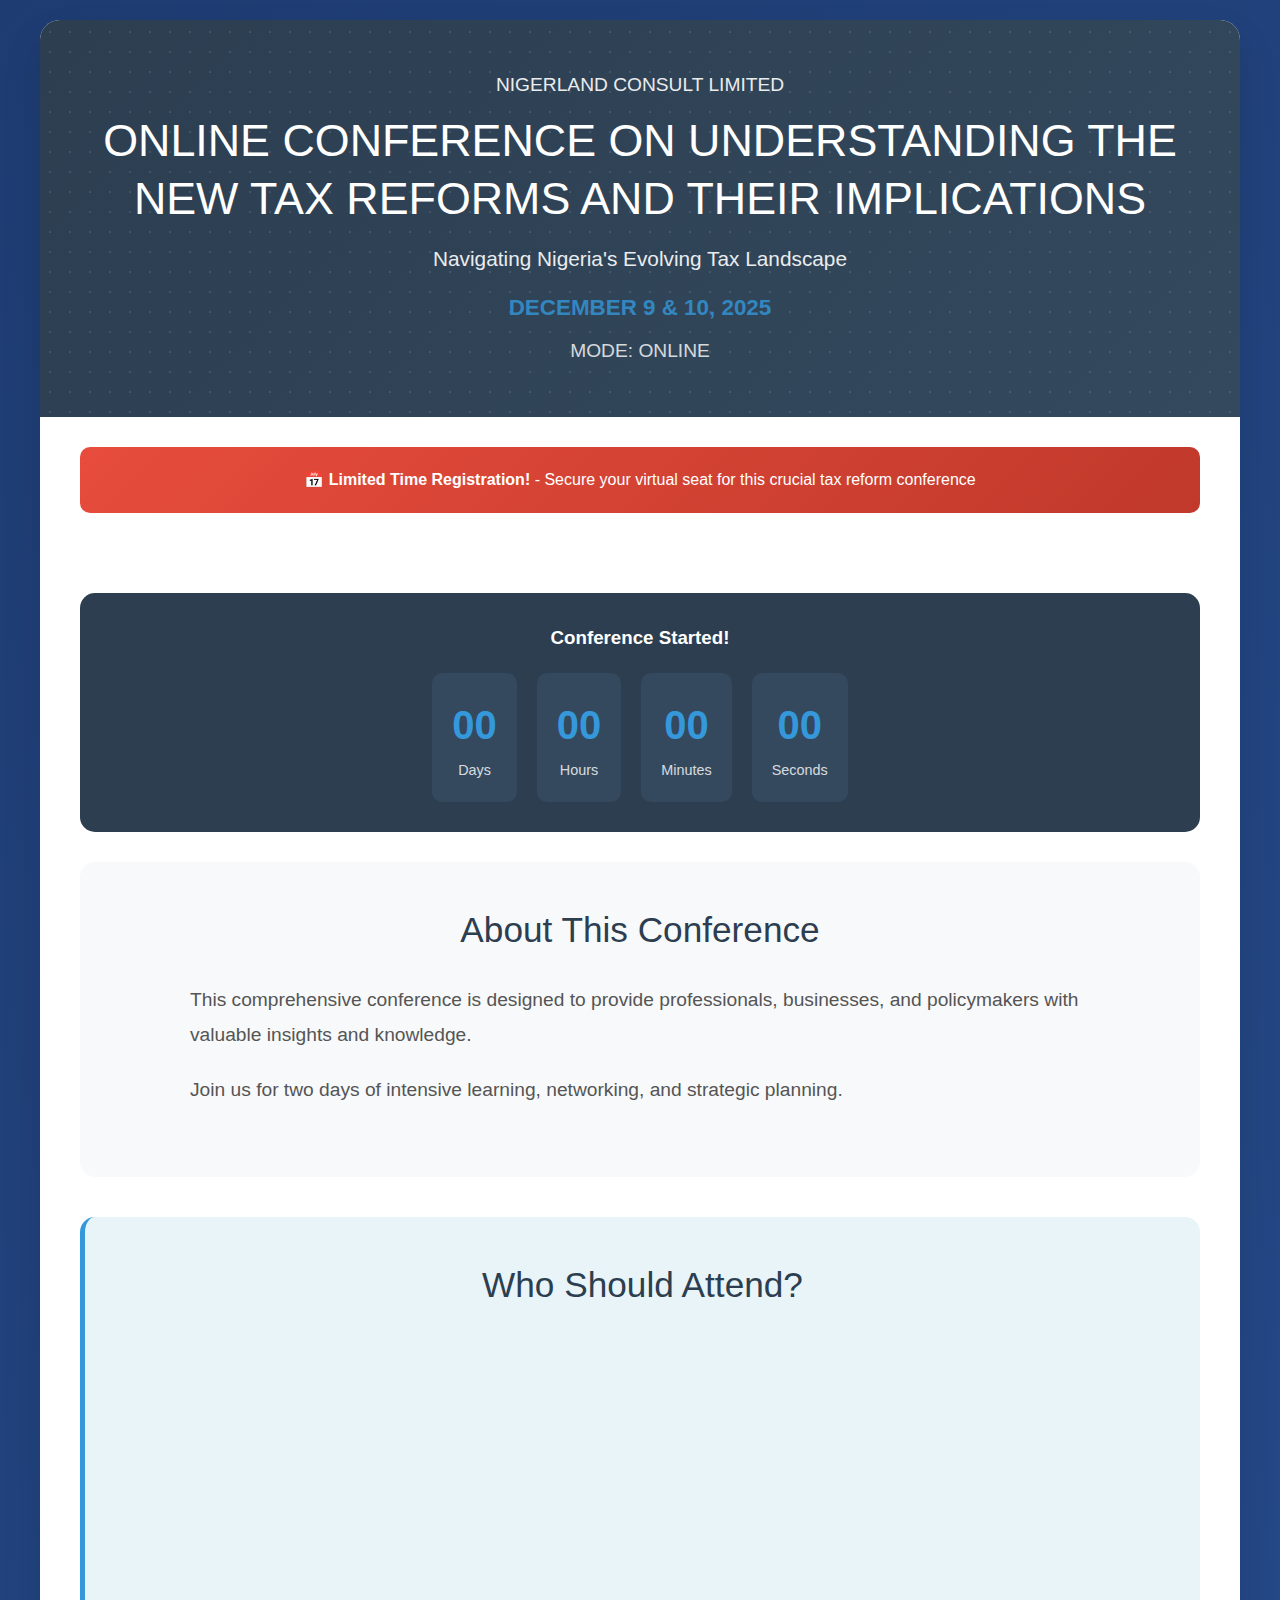
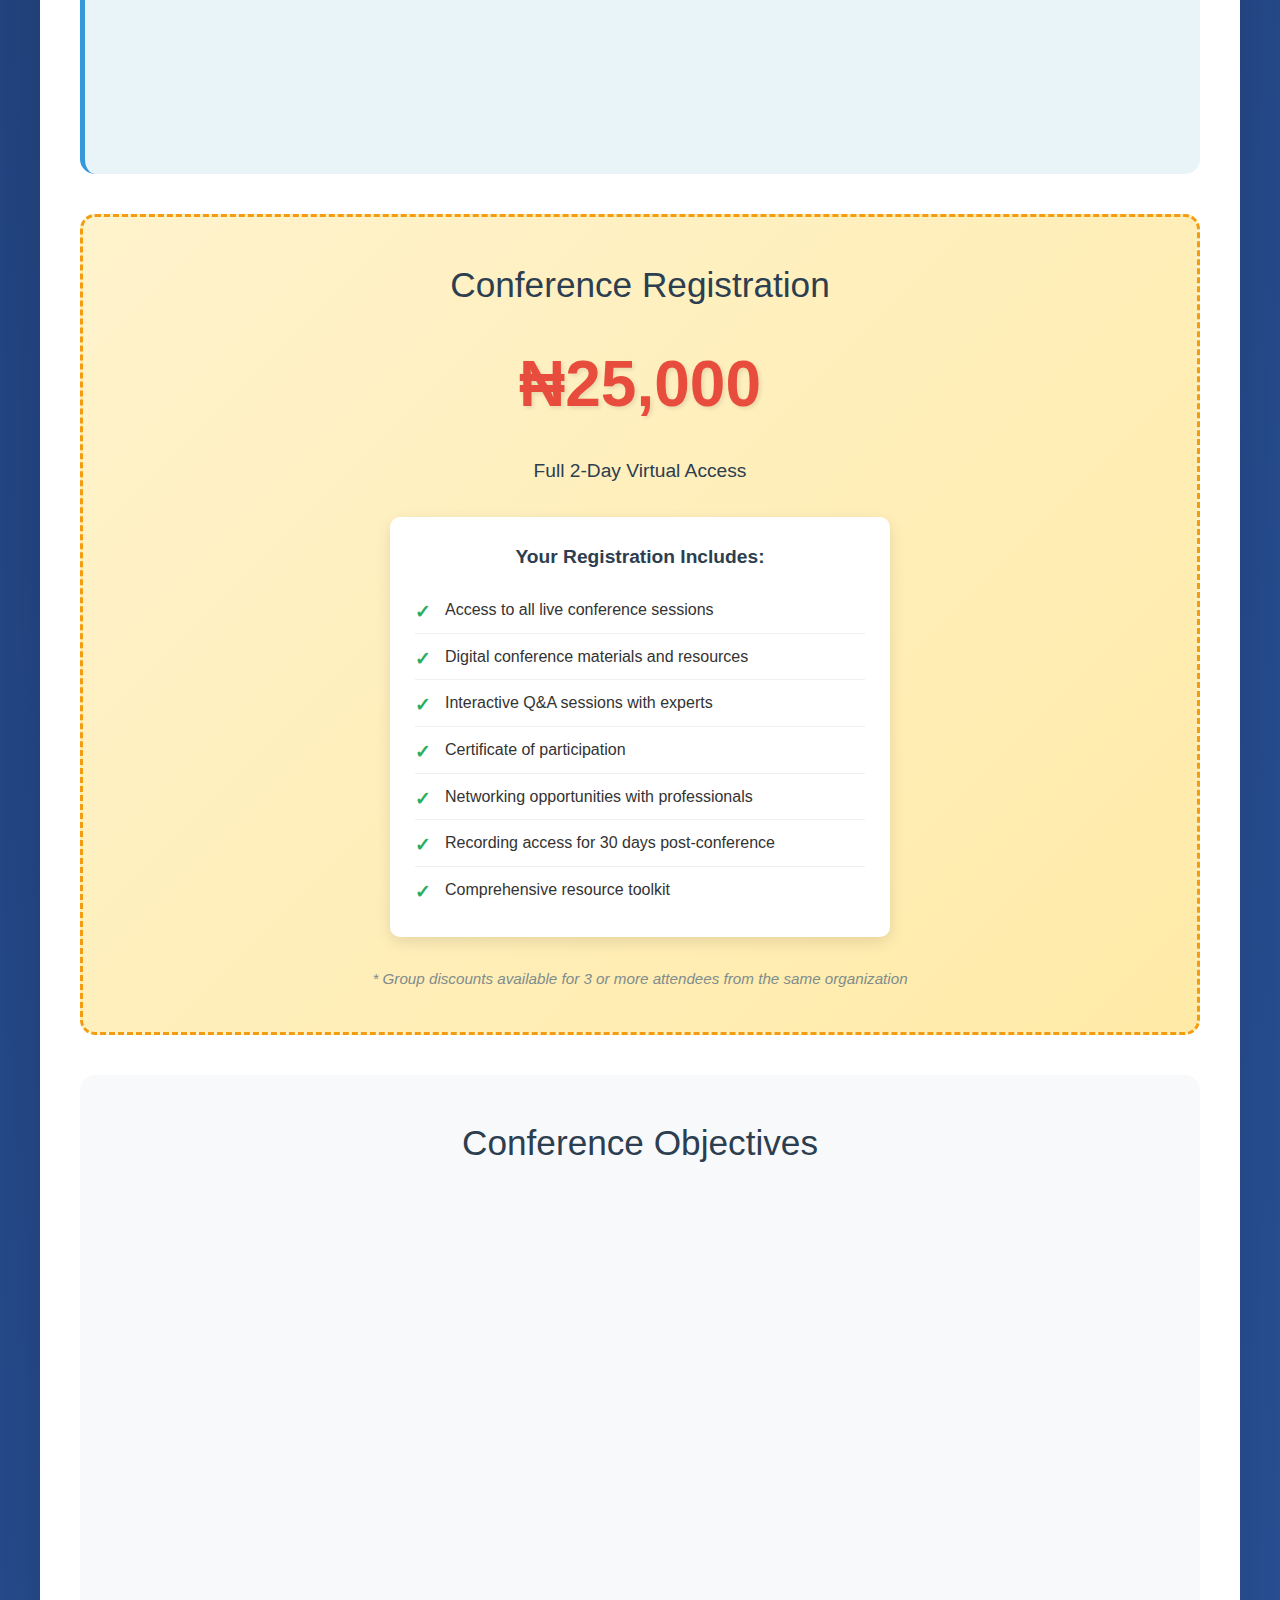
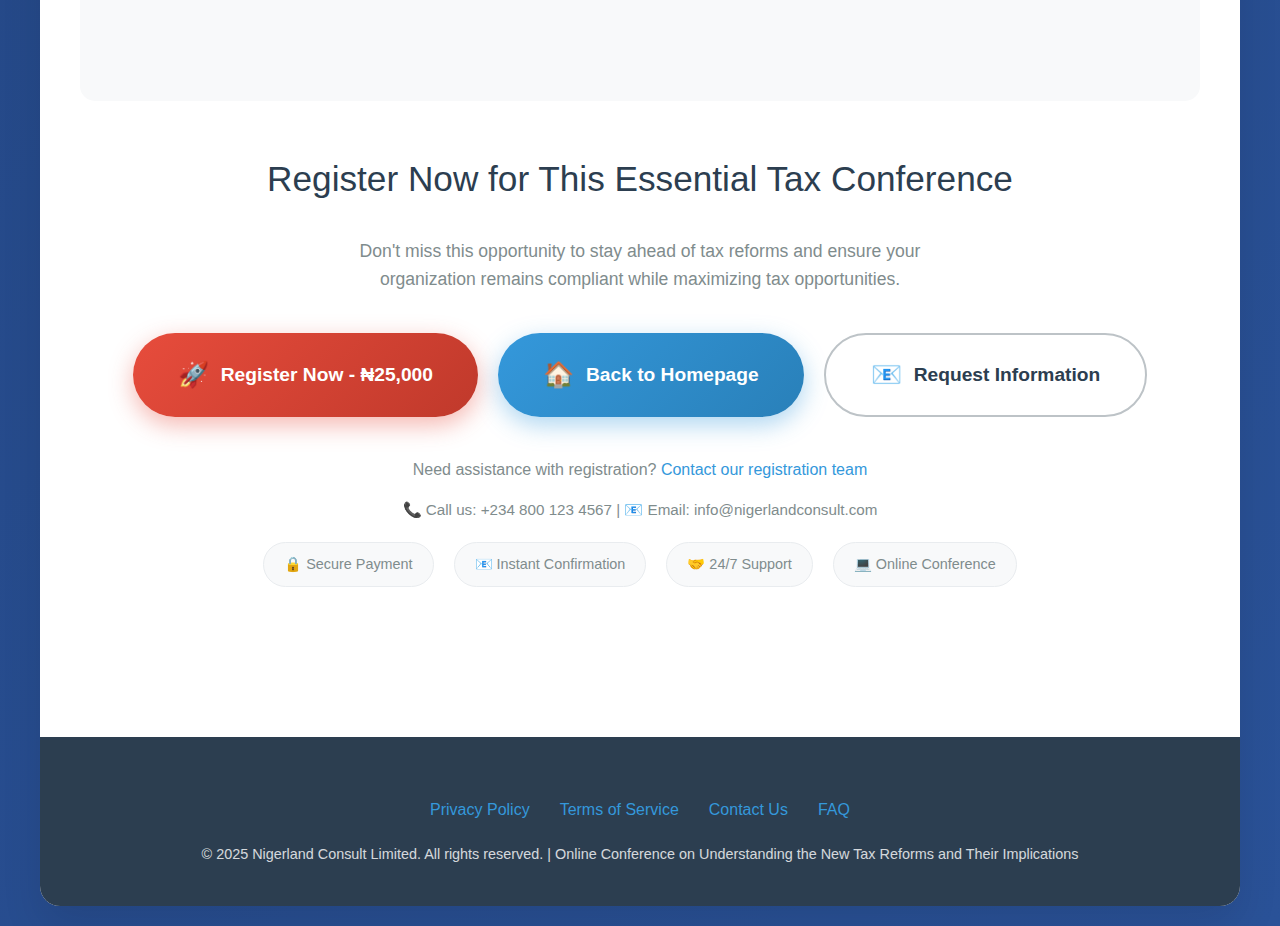
<file: conference-registration.html>
<!DOCTYPE html>
<html lang="en">
<head>
    <meta charset="UTF-8">
    <meta name="viewport" content="width=device-width, initial-scale=1.0">
    <title>Online Tax Conference - Nigerland Consult Limited</title>
    <style>
        * {
            margin: 0;
            padding: 0;
            box-sizing: border-box;
        }

        body {
            font-family: 'Segoe UI', Tahoma, Geneva, Verdana, sans-serif;
            line-height: 1.6;
            color: #333;
            background: linear-gradient(135deg, #1e3c72 0%, #2a5298 100%);
            min-height: 100vh;
            padding: 20px;
        }

        .container {
            max-width: 1200px;
            margin: 0 auto;
            background: white;
            border-radius: 20px;
            box-shadow: 0 20px 40px rgba(0, 0, 0, 0.1);
            overflow: hidden;
        }

        .header {
            background: linear-gradient(135deg, #2c3e50, #34495e);
            color: white;
            padding: 50px 40px;
            text-align: center;
            position: relative;
            overflow: hidden;
        }

        .header::before {
            content: '';
            position: absolute;
            top: -50%;
            left: -50%;
            width: 200%;
            height: 200%;
            background: radial-gradient(circle, rgba(255,255,255,0.1) 1px, transparent 1px);
            background-size: 20px 20px;
            animation: float 20s infinite linear;
        }

        @keyframes float {
            0% { transform: translate(0, 0) rotate(0deg); }
            100% { transform: translate(-20px, -20px) rotate(360deg); }
        }

        .company-name {
            font-size: 1.2em;
            opacity: 0.9;
            margin-bottom: 10px;
            font-weight: 300;
        }

        .header h1 {
            font-size: 2.8em;
            margin-bottom: 15px;
            font-weight: 400;
            line-height: 1.3;
        }

        .header .conference-theme {
            font-size: 1.3em;
            opacity: 0.9;
            margin-bottom: 15px;
            font-weight: 300;
        }

        .header .date {
            font-size: 1.4em;
            opacity: 0.8;
            font-weight: 600;
            margin-bottom: 10px;
            color: #3498db;
        }

        .header .mode {
            font-size: 1.2em;
            opacity: 0.8;
            font-weight: 300;
        }

        .urgency-banner {
            background: linear-gradient(135deg, #e74c3c, #c0392b);
            color: white;
            padding: 20px;
            text-align: center;
            border-radius: 10px;
            margin: 30px 40px 0 40px;
            animation: pulse 2s infinite;
            position: relative;
            z-index: 2;
        }

        @keyframes pulse {
            0% { transform: scale(1); }
            50% { transform: scale(1.02); }
            100% { transform: scale(1); }
        }

        .content {
            padding: 50px 40px;
        }

        .countdown {
            background: #2c3e50;
            color: white;
            padding: 30px;
            border-radius: 15px;
            margin: 30px 0;
            text-align: center;
        }

        .countdown-timer {
            display: flex;
            justify-content: center;
            gap: 20px;
            margin-top: 20px;
            flex-wrap: wrap;
        }

        .countdown-item {
            background: #34495e;
            padding: 20px;
            border-radius: 10px;
            min-width: 80px;
        }

        .countdown-number {
            font-size: 2.5em;
            font-weight: bold;
            display: block;
            color: #3498db;
        }

        .countdown-label {
            font-size: 0.9em;
            opacity: 0.8;
            margin-top: 5px;
        }

        .conference-description {
            background: #f8f9fa;
            border-radius: 15px;
            padding: 40px;
            margin-bottom: 40px;
            text-align: center;
        }

        .conference-description h2 {
            color: #2c3e50;
            margin-bottom: 25px;
            font-size: 2.2em;
            font-weight: 400;
        }

        .description-text {
            font-size: 1.2em;
            line-height: 1.8;
            color: #555;
            max-width: 900px;
            margin: 0 auto 30px auto;
            text-align: left;
        }

        .target-audience {
            background: #e8f4f8;
            border-radius: 15px;
            padding: 40px;
            margin: 40px 0;
            border-left: 5px solid #3498db;
        }

        .target-audience h2 {
            color: #2c3e50;
            margin-bottom: 30px;
            text-align: center;
            font-size: 2.2em;
            font-weight: 400;
        }

        .audience-grid {
            display: grid;
            grid-template-columns: repeat(auto-fit, minmax(250px, 1fr));
            gap: 20px;
            margin-top: 20px;
        }

        .audience-item {
            background: white;
            padding: 25px;
            border-radius: 10px;
            text-align: center;
            box-shadow: 0 5px 15px rgba(0,0,0,0.1);
            transition: transform 0.3s ease;
        }

        .audience-item:hover {
            transform: translateY(-5px);
        }

        .audience-icon {
            font-size: 2.5em;
            margin-bottom: 15px;
            display: block;
        }

        .audience-item h4 {
            color: #2c3e50;
            font-size: 1.2em;
        }

        .pricing-section {
            background: linear-gradient(135deg, #fff3cd, #ffeaa7);
            border-radius: 15px;
            padding: 40px;
            margin-bottom: 40px;
            border: 3px dashed #f39c12;
            text-align: center;
        }

        .pricing-section h2 {
            color: #2c3e50;
            margin-bottom: 20px;
            font-size: 2.2em;
            font-weight: 400;
        }

        .price-amount {
            font-size: 4em;
            font-weight: bold;
            color: #e74c3c;
            margin: 20px 0;
            text-shadow: 2px 2px 4px rgba(0,0,0,0.1);
        }

        .price-includes {
            text-align: left;
            max-width: 500px;
            margin: 30px auto;
            background: white;
            padding: 25px;
            border-radius: 10px;
            box-shadow: 0 5px 15px rgba(0,0,0,0.1);
        }

        .price-includes h4 {
            color: #2c3e50;
            margin-bottom: 15px;
            text-align: center;
            font-size: 1.2em;
        }

        .price-includes ul {
            list-style: none;
            padding: 0;
        }

        .price-includes li {
            padding: 10px 0;
            border-bottom: 1px solid #ecf0f1;
            position: relative;
            padding-left: 30px;
        }

        .price-includes li:before {
            content: "✓";
            position: absolute;
            left: 0;
            color: #27ae60;
            font-weight: bold;
            font-size: 1.2em;
        }

        .price-includes li:last-child {
            border-bottom: none;
        }

        .price-note {
            color: #7f8c8d;
            font-style: italic;
            margin-top: 20px;
            font-size: 0.95em;
        }

        .conference-objectives {
            background: #f8f9fa;
            border-radius: 15px;
            padding: 40px;
            margin: 40px 0;
        }

        .conference-objectives h2 {
            color: #2c3e50;
            margin-bottom: 30px;
            text-align: center;
            font-size: 2.2em;
            font-weight: 400;
        }

        .objectives-grid {
            display: grid;
            grid-template-columns: repeat(auto-fit, minmax(300px, 1fr));
            gap: 25px;
        }

        .objective-item {
            background: white;
            padding: 25px;
            border-radius: 10px;
            box-shadow: 0 5px 15px rgba(0,0,0,0.1);
            border-left: 4px solid #3498db;
        }

        .objective-item h4 {
            color: #2c3e50;
            margin-bottom: 15px;
            font-size: 1.3em;
        }

        .objective-item p {
            color: #666;
            line-height: 1.6;
        }

        .action-section {
            text-align: center;
            margin: 50px 0;
        }

        .action-section h2 {
            color: #2c3e50;
            margin-bottom: 30px;
            font-size: 2.2em;
            font-weight: 400;
        }

        .action-buttons {
            display: flex;
            gap: 20px;
            justify-content: center;
            flex-wrap: wrap;
            margin: 40px 0;
        }

        .btn {
            padding: 20px 45px;
            border: none;
            border-radius: 50px;
            font-size: 1.2em;
            font-weight: 600;
            cursor: pointer;
            transition: all 0.3s ease;
            text-decoration: none;
            display: inline-flex;
            align-items: center;
            justify-content: center;
            gap: 12px;
            min-width: 250px;
        }

        .btn-primary {
            background: linear-gradient(135deg, #e74c3c, #c0392b);
            color: white;
            box-shadow: 0 8px 25px rgba(231, 76, 60, 0.4);
        }

        .btn-primary:hover {
            transform: translateY(-3px);
            box-shadow: 0 12px 35px rgba(231, 76, 60, 0.6);
        }

        .btn-secondary {
            background: linear-gradient(135deg, #3498db, #2980b9);
            color: white;
            box-shadow: 0 8px 25px rgba(52, 152, 219, 0.4);
        }

        .btn-secondary:hover {
            transform: translateY(-3px);
            box-shadow: 0 12px 35px rgba(52, 152, 219, 0.6);
        }

        .btn-outline {
            background: transparent;
            color: #2c3e50;
            border: 2px solid #bdc3c7;
        }

        .btn-outline:hover {
            background: #2c3e50;
            color: white;
            border-color: #2c3e50;
        }

        .btn-icon {
            font-size: 1.3em;
        }

        .support-info {
            text-align: center;
            margin-top: 40px;
            color: #7f8c8d;
        }

        .support-info a {
            color: #3498db;
            text-decoration: none;
        }

        .support-info a:hover {
            text-decoration: underline;
        }

        .security-badges {
            display: flex;
            justify-content: center;
            gap: 20px;
            margin-top: 20px;
            flex-wrap: wrap;
        }

        .badge {
            background: #f8f9fa;
            padding: 10px 20px;
            border-radius: 25px;
            font-size: 0.9em;
            color: #7f8c8d;
            border: 1px solid #e9ecef;
        }

        .footer {
            text-align: center;
            padding: 40px;
            background: #2c3e50;
            color: white;
            margin-top: 50px;
        }

        .footer-links {
            display: flex;
            justify-content: center;
            gap: 30px;
            margin: 20px 0;
            flex-wrap: wrap;
        }

        .footer-links a {
            color: #3498db;
            text-decoration: none;
        }

        .footer-links a:hover {
            text-decoration: underline;
        }

        .copyright {
            margin-top: 20px;
            font-size: 0.9em;
            opacity: 0.8;
        }

        @media (max-width: 768px) {
            .header {
                padding: 40px 20px;
            }
            
            .header h1 {
                font-size: 2.2em;
            }
            
            .content {
                padding: 30px 20px;
            }
            
            .urgency-banner {
                margin: 20px 20px 0 20px;
                padding: 15px;
            }
            
            .countdown-timer {
                gap: 10px;
            }
            
            .countdown-item {
                min-width: 70px;
                padding: 15px;
            }
            
            .countdown-number {
                font-size: 2em;
            }
            
            .action-buttons {
                flex-direction: column;
                align-items: center;
            }
            
            .btn {
                width: 100%;
                max-width: 300px;
            }
            
            .audience-grid,
            .objectives-grid {
                grid-template-columns: 1fr;
            }
            
            .price-amount {
                font-size: 3em;
            }
        }
    </style>
</head>
<body>
    <div class="container">
        <div class="header">
            <div class="company-name">NIGERLAND CONSULT LIMITED</div>
            <h1 id="conf-title">ONLINE CONFERENCE ON UNDERSTANDING THE NEW TAX REFORMS AND THEIR IMPLICATIONS</h1>
            <div class="conference-theme" id="conf-theme">Navigating Nigeria's Evolving Tax Landscape</div>
            <div class="date" id="conf-date">DECEMBER 9 & 10, 2025</div>
            <div class="mode">MODE: ONLINE</div>
        </div>

        <div class="urgency-banner">
            <strong>📅 Limited Time Registration!</strong> - Secure your virtual seat for this crucial tax reform conference
        </div>

        <div class="content">
            <div class="countdown">
                <h3>Conference Starts In:</h3>
                <div class="countdown-timer">
                    <div class="countdown-item">
                        <span class="countdown-number" id="countdown-days">00</span>
                        <span class="countdown-label">Days</span>
                    </div>
                    <div class="countdown-item">
                        <span class="countdown-number" id="countdown-hours">00</span>
                        <span class="countdown-label">Hours</span>
                    </div>
                    <div class="countdown-item">
                        <span class="countdown-number" id="countdown-minutes">00</span>
                        <span class="countdown-label">Minutes</span>
                    </div>
                    <div class="countdown-item">
                        <span class="countdown-number" id="countdown-seconds">00</span>
                        <span class="countdown-label">Seconds</span>
                    </div>
                </div>
            </div>

            <div class="conference-description">
                <h2>About This Conference</h2>
                <div class="description-text" id="conf-full-description">
                    <p>This comprehensive conference is designed to provide professionals, businesses, and policymakers with valuable insights and knowledge.</p>
                    
                    <p style="margin-top: 20px;">Join us for two days of intensive learning, networking, and strategic planning.</p>
                </div>
            </div>

            <div class="target-audience">
                <h2>Who Should Attend?</h2>
                <div class="audience-grid">
                    <div class="audience-item">
                        <span class="audience-icon">👔</span>
                        <h4>Tax Professionals</h4>
                        <p>Accountants, Tax Consultants, Auditors</p>
                    </div>
                    <div class="audience-item">
                        <span class="audience-icon">🚀</span>
                        <h4>Entrepreneurs</h4>
                        <p>Business Owners & Startup Founders</p>
                    </div>
                    <div class="audience-item">
                        <span class="audience-icon">🏛️</span>
                        <h4>Policymakers</h4>
                        <p>Government Officials & Regulators</p>
                    </div>
                    <div class="audience-item">
                        <span class="audience-icon">💼</span>
                        <h4>Business Men & Women</h4>
                        <p>Corporate Executives & Managers</p>
                    </div>
                    <div class="audience-item">
                        <span class="audience-icon">👨‍💼</span>
                        <h4>Civil Servants</h4>
                        <p>Government Agency Staff</p>
                    </div>
                </div>
            </div>

            <div class="pricing-section">
                <h2>Conference Registration</h2>
                <div class="price-amount" id="conf-price-display">₦25,000</div>
                <p style="font-size: 1.2em; color: #2c3e50; margin-bottom: 10px;">Full 2-Day Virtual Access</p>
                
                <div class="price-includes">
                    <h4>Your Registration Includes:</h4>
                    <ul id="conf-includes">
                        <li>Access to all live conference sessions</li>
                        <li>Digital conference materials and resources</li>
                        <li>Interactive Q&A sessions with experts</li>
                        <li>Certificate of participation</li>
                        <li>Networking opportunities with professionals</li>
                        <li>Recording access for 30 days post-conference</li>
                        <li>Comprehensive resource toolkit</li>
                    </ul>
                </div>
                
                <p class="price-note">* Group discounts available for 3 or more attendees from the same organization</p>
            </div>

            <div class="conference-objectives">
                <h2>Conference Objectives</h2>
                <div class="objectives-grid">
                    <div class="objective-item">
                        <h4>Understanding New Tax Laws</h4>
                        <p>Gain comprehensive knowledge of the latest tax reforms and their specific provisions affecting different sectors and industries.</p>
                    </div>
                    <div class="objective-item">
                        <h4>Comparative Analysis</h4>
                        <p>Compare new tax legislation with previous laws to understand changes, improvements, and potential challenges in implementation.</p>
                    </div>
                    <div class="objective-item">
                        <h4>Compliance Strategies</h4>
                        <p>Learn practical strategies for ensuring compliance with new tax requirements while minimizing administrative burdens.</p>
                    </div>
                    <div class="objective-item">
                        <h4>Tax Optimization</h4>
                        <p>Discover legitimate opportunities for tax optimization and planning within the framework of the new tax reforms.</p>
                    </div>
                    <div class="objective-item">
                        <h4>Implementation Guidance</h4>
                        <p>Receive expert guidance on effectively implementing the new tax reforms in various organizational contexts.</p>
                    </div>
                    <div class="objective-item">
                        <h4>Policy Implications</h4>
                        <p>Understand the broader economic and policy implications of the tax reforms for businesses and the national economy.</p>
                    </div>
                </div>
            </div>

            <div class="action-section">
                <h2>Register Now for This Essential Tax Conference</h2>
                <p style="font-size: 1.1em; color: #7f8c8d; margin-bottom: 30px; max-width: 600px; margin-left: auto; margin-right: auto;">
                    Don't miss this opportunity to stay ahead of tax reforms and ensure your organization remains compliant while maximizing tax opportunities.
                </p>
                
                <div class="action-buttons">
                    <a href="payment.html" class="btn btn-primary" id="register-button">
                        <span class="btn-icon">🚀</span>
                        <span id="register-button-text">Register Now - ₦25,000</span>
                    </a>
                    <a href="../index.html" class="btn btn-secondary">
                        <span class="btn-icon">🏠</span>
                        Back to Homepage
                    </a>
                    <a href="mailto:info@nigerlandconsult.com" class="btn btn-outline">
                        <span class="btn-icon">📧</span>
                        Request Information
                    </a>
                </div>

                <div class="support-info">
                    <p>Need assistance with registration? <a href="mailto:registration@nigerlandconsult.com">Contact our registration team</a></p>
                    <p style="margin-top: 15px; font-size: 0.95em;">
                        📞 Call us: +234 800 123 4567 | 📧 Email: info@nigerlandconsult.com
                    </p>
                    
                    <div class="security-badges">
                        <div class="badge">🔒 Secure Payment</div>
                        <div class="badge">📧 Instant Confirmation</div>
                        <div class="badge">🤝 24/7 Support</div>
                        <div class="badge">💻 Online Conference</div>
                    </div>
                </div>
            </div>
        </div>

        <div class="footer">
            <div class="footer-links">
                <a href="privacy.html">Privacy Policy</a>
                <a href="terms.html">Terms of Service</a>
                <a href="contact.html">Contact Us</a>
                <a href="faq.html">FAQ</a>
            </div>
            <div class="copyright">
                &copy; 2025 Nigerland Consult Limited. All rights reserved. | 
                Online Conference on Understanding the New Tax Reforms and Their Implications
            </div>
        </div>
    </div>

    <script>
        // Default conference date (fallback)
        window.conferenceDate = new Date('December 9, 2025 09:00:00').getTime();
        
        // Countdown timer
        function updateCountdown() {
            const now = new Date().getTime();
            const distance = window.conferenceDate - now;

            if (distance < 0) {
                document.getElementById('countdown-days').textContent = '00';
                document.getElementById('countdown-hours').textContent = '00';
                document.getElementById('countdown-minutes').textContent = '00';
                document.getElementById('countdown-seconds').textContent = '00';
                document.querySelector('.countdown h3').textContent = 'Conference Started!';
                return;
            }

            const days = Math.floor(distance / (1000 * 60 * 60 * 24));
            const hours = Math.floor((distance % (1000 * 60 * 60 * 24)) / (1000 * 60 * 60));
            const minutes = Math.floor((distance % (1000 * 60 * 60)) / (1000 * 60));
            const seconds = Math.floor((distance % (1000 * 60)) / 1000);

            document.getElementById('countdown-days').textContent = days.toString().padStart(2, '0');
            document.getElementById('countdown-hours').textContent = hours.toString().padStart(2, '0');
            document.getElementById('countdown-minutes').textContent = minutes.toString().padStart(2, '0');
            document.getElementById('countdown-seconds').textContent = seconds.toString().padStart(2, '0');
        }

        // Update countdown every second
        setInterval(updateCountdown, 1000);
        updateCountdown();

        // Add animation to audience items on scroll
        const observerOptions = {
            threshold: 0.1,
            rootMargin: '0px 0px -50px 0px'
        };

        const observer = new IntersectionObserver(function(entries) {
            entries.forEach(entry => {
                if (entry.isIntersecting) {
                    entry.target.style.opacity = '1';
                    entry.target.style.transform = 'translateY(0)';
                }
            });
        }, observerOptions);

        // Observe audience items for animation
        document.querySelectorAll('.audience-item').forEach(item => {
            item.style.opacity = '0';
            item.style.transform = 'translateY(20px)';
            item.style.transition = 'opacity 0.6s ease, transform 0.6s ease';
            observer.observe(item);
        });

        // Observe objective items for animation
        document.querySelectorAll('.objective-item').forEach(item => {
            item.style.opacity = '0';
            item.style.transform = 'translateY(20px)';
            item.style.transition = 'opacity 0.6s ease, transform 0.6s ease';
            observer.observe(item);
        });

        console.log('Tax conference registration page loaded successfully!');
    </script>
</body>
</html>
<script>
// Get conference details from URL parameters
const urlParams = new URLSearchParams(window.location.search);
const confId = urlParams.get('conf');
const confTitle = urlParams.get('title');
const confPrice = urlParams.get('price');
const confDate = urlParams.get('date');

// Conference data with descriptions and details
const conferenceData = {
    'tax-2026': {
        theme: 'Navigating Nigeria\'s Evolving Tax Landscape',
        description: 'This comprehensive online conference is designed to provide tax professionals, businesses, and policymakers with an in-depth understanding of the new tax reforms and their implications for various sectors. The conference will compare the new tax laws with previous legislation, discuss strategies for effective implementation, ensure compliance, and help participants optimize tax opportunities in the evolving Nigerian tax environment.',
        includes: [
            'Access to all live conference sessions',
            'Digital conference materials and resources',
            'Interactive Q&A sessions with tax experts',
            'Certificate of participation',
            'Networking opportunities with professionals',
            'Recording access for 30 days post-conference',
            'Tax reform implementation toolkit'
        ]
    },
    'security-2026': {
        theme: 'Building a Safer Nigeria',
        description: 'This critical conference addresses insurgency and security challenges facing Nigeria. Expert speakers will discuss security strategies, counter-terrorism approaches, community safety initiatives, and the role of technology in modern security management. Join security professionals, policymakers, and stakeholders in developing comprehensive solutions for national security.',
        includes: [
            'Access to all live conference sessions',
            'Security strategy frameworks and materials',
            'Interactive sessions with security experts',
            'Certificate of participation',
            'Networking with security professionals',
            'Conference recordings for 30 days',
            'Security best practices toolkit'
        ]
    },
    'smart-gov-2026': {
        theme: 'Digital Transformation in Governance',
        description: 'Explore the future of government services through technology and innovation. This conference focuses on smart government initiatives, e-governance solutions, digital service delivery, and technology-driven policy implementation. Learn how governments worldwide are leveraging technology to improve citizen services and administrative efficiency.',
        includes: [
            'Access to all live conference sessions',
            'Smart governance case studies and materials',
            'Interactive Q&A with digital transformation experts',
            'Certificate of participation',
            'Networking opportunities with tech leaders',
            'Conference recordings for 30 days',
            'Digital governance implementation guide'
        ]
    },
    'eco-climate-2026': {
        theme: 'Sustainable Development for Nigeria',
        description: 'Address environmental challenges and climate change impacts in Nigeria. This conference brings together environmental experts, policymakers, and sustainability advocates to discuss climate adaptation strategies, renewable energy solutions, environmental conservation, and sustainable development goals. Contribute to building a more sustainable future for Nigeria.',
        includes: [
            'Access to all live conference sessions',
            'Climate action plans and environmental reports',
            'Interactive sessions with environmental experts',
            'Certificate of participation',
            'Networking with sustainability leaders',
            'Conference recordings for 30 days',
            'Sustainability implementation toolkit'
        ]
    },
    'business-dev-2026': {
        theme: 'Accelerating Business Growth in Nigeria',
        description: 'Empower your business with cutting-edge strategies and insights. This conference covers business development, entrepreneurship, market expansion, funding strategies, and growth acceleration. Network with successful entrepreneurs, investors, and business leaders while learning proven strategies for scaling your business in the Nigerian market.',
        includes: [
            'Access to all live conference sessions',
            'Business development resources and templates',
            'Interactive Q&A with business experts',
            'Certificate of participation',
            'Networking with entrepreneurs and investors',
            'Conference recordings for 30 days',
            'Business growth strategy toolkit'
        ]
    }
};

// Update page if conference parameters exist
if (confId && confTitle) {
    // Update header title
    const headerH1 = document.querySelector('.header h1');
    if (headerH1) {
        headerH1.textContent = confTitle;
    }
    
    // Update date
    const dateElement = document.querySelector('.header .date');
    if (dateElement && confDate) {
        dateElement.textContent = confDate;
    }
    
    // Update theme if conference data exists
    const themeElement = document.querySelector('.conference-theme');
    if (themeElement && conferenceData[confId]) {
        themeElement.textContent = conferenceData[confId].theme;
    }
    
    // Update description
    const descriptionElement = document.getElementById('conf-full-description');
    if (descriptionElement && conferenceData[confId]) {
        descriptionElement.innerHTML = '<p>' + conferenceData[confId].description + '</p>';
    }
    
    // Update price display
    if (confPrice) {
        const priceDisplay = document.getElementById('conf-price-display');
        if (priceDisplay) {
            priceDisplay.textContent = '₦' + parseInt(confPrice).toLocaleString();
        }
        
        // Update register button
        const registerButtonText = document.getElementById('register-button-text');
        if (registerButtonText) {
            registerButtonText.textContent = 'Register Now - ₦' + parseInt(confPrice).toLocaleString();
        }
        
        // Update register button link with payment details
        const registerButton = document.getElementById('register-button');
        if (registerButton) {
            registerButton.href = 'payment.html?type=conference&conf=' + confId + 
                                 '&title=' + encodeURIComponent(confTitle) + 
                                 '&price=' + confPrice + 
                                 '&date=' + encodeURIComponent(confDate);
        }
    }
    
    // Update what's included
    const includesElement = document.getElementById('conf-includes');
    if (includesElement && conferenceData[confId]) {
        includesElement.innerHTML = conferenceData[confId].includes
            .map(item => '<li>' + item + '</li>')
            .join('');
    }
    
    // Update countdown date based on conference date
    if (confDate) {
        // Parse the date string to create countdown
        const dateMatch = confDate.match(/(\w+)\s+(\d+)/);
        if (dateMatch) {
            const month = dateMatch[1];
            const day = dateMatch[2];
            const year = confDate.includes('2026') ? '2026' : '2025';
            
            // Update countdown function with dynamic date
            window.conferenceDate = new Date(month + ' ' + day + ', ' + year + ' 09:00:00').getTime();
        }
    }
}
</script>
</file>
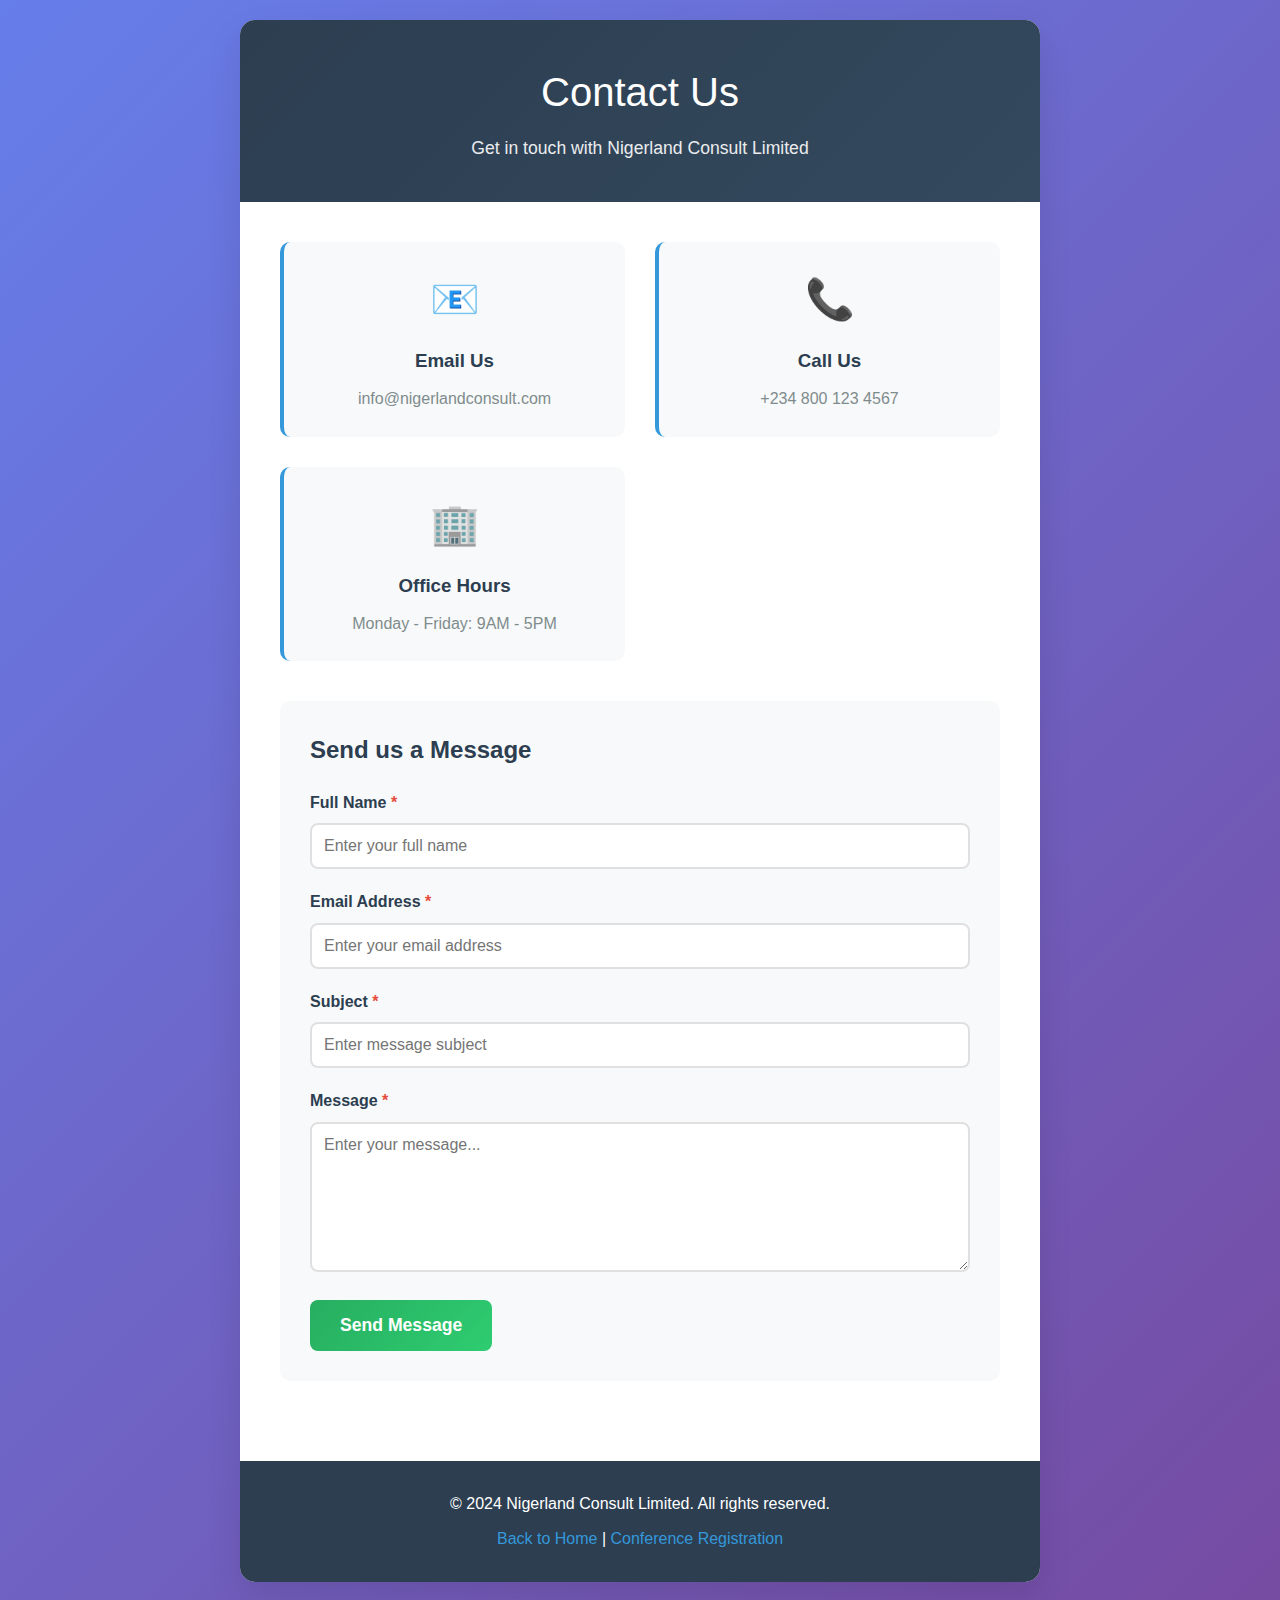
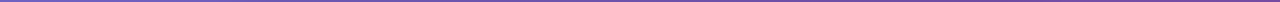
<file: contact.html>
<!DOCTYPE html>
<html lang="en">
<head>
    <meta charset="UTF-8">
    <meta name="viewport" content="width=device-width, initial-scale=1.0">
    <title>Contact Us - Nigerland Consult Limited</title>
    <style>
        * {
            margin: 0;
            padding: 0;
            box-sizing: border-box;
        }

        body {
            font-family: 'Segoe UI', Tahoma, Geneva, Verdana, sans-serif;
            line-height: 1.6;
            color: #333;
            background: linear-gradient(135deg, #667eea 0%, #764ba2 100%);
            min-height: 100vh;
            padding: 20px;
        }

        .container {
            max-width: 800px;
            margin: 0 auto;
            background: white;
            border-radius: 15px;
            box-shadow: 0 15px 35px rgba(0, 0, 0, 0.1);
            overflow: hidden;
        }

        .header {
            background: linear-gradient(135deg, #2c3e50, #34495e);
            color: white;
            padding: 40px;
            text-align: center;
        }

        .header h1 {
            font-size: 2.5em;
            margin-bottom: 10px;
            font-weight: 300;
        }

        .header p {
            opacity: 0.9;
            font-size: 1.1em;
        }

        .content {
            padding: 40px;
        }

        .contact-info {
            display: grid;
            grid-template-columns: repeat(auto-fit, minmax(250px, 1fr));
            gap: 30px;
            margin-bottom: 40px;
        }

        .info-item {
            text-align: center;
            padding: 25px;
            background: #f8f9fa;
            border-radius: 10px;
            border-left: 4px solid #3498db;
        }

        .info-icon {
            font-size: 2.5em;
            margin-bottom: 15px;
            display: block;
            color: #3498db;
        }

        .info-item h3 {
            color: #2c3e50;
            margin-bottom: 10px;
        }

        .info-item p {
            color: #7f8c8d;
        }

        .contact-form {
            background: #f8f9fa;
            padding: 30px;
            border-radius: 10px;
        }

        .form-group {
            margin-bottom: 20px;
        }

        label {
            display: block;
            margin-bottom: 8px;
            font-weight: 600;
            color: #2c3e50;
        }

        .required {
            color: #e74c3c;
        }

        input[type="text"],
        input[type="email"],
        textarea {
            width: 100%;
            padding: 12px;
            border: 2px solid #e0e0e0;
            border-radius: 8px;
            font-size: 1em;
            font-family: inherit;
            transition: border-color 0.3s ease;
        }

        input:focus,
        textarea:focus {
            outline: none;
            border-color: #3498db;
        }

        textarea {
            height: 150px;
            resize: vertical;
        }

        .btn {
            padding: 15px 30px;
            border: none;
            border-radius: 8px;
            font-size: 1.1em;
            font-weight: 600;
            cursor: pointer;
            transition: all 0.3s ease;
            background: linear-gradient(135deg, #27ae60, #2ecc71);
            color: white;
        }

        .btn:hover {
            transform: translateY(-2px);
            box-shadow: 0 5px 15px rgba(46, 204, 113, 0.4);
        }

        .btn:disabled {
            background: #bdc3c7;
            cursor: not-allowed;
            transform: none;
            box-shadow: none;
        }

        .alert {
            padding: 15px;
            border-radius: 8px;
            margin: 20px 0;
            display: none;
        }

        .alert-success {
            background: #d4edda;
            color: #155724;
            border: 1px solid #c3e6cb;
        }

        .alert-error {
            background: #f8d7da;
            color: #721c24;
            border: 1px solid #f5c6cb;
        }

        .loading {
            display: none;
            text-align: center;
            padding: 20px;
        }

        .spinner {
            border: 4px solid #f3f3f3;
            border-top: 4px solid #3498db;
            border-radius: 50%;
            width: 40px;
            height: 40px;
            animation: spin 1s linear infinite;
            margin: 0 auto 15px;
        }

        @keyframes spin {
            0% { transform: rotate(0deg); }
            100% { transform: rotate(360deg); }
        }

        .footer {
            text-align: center;
            padding: 30px;
            background: #2c3e50;
            color: white;
            margin-top: 40px;
        }

        .footer a {
            color: #3498db;
            text-decoration: none;
        }

        @media (max-width: 768px) {
            .content {
                padding: 20px;
            }
            
            .contact-info {
                grid-template-columns: 1fr;
            }
        }
    </style>
</head>
<body>
    <div class="container">
        <div class="header">
            <h1>Contact Us</h1>
            <p>Get in touch with Nigerland Consult Limited</p>
        </div>

        <div class="content">
            <div class="contact-info">
                <div class="info-item">
                    <span class="info-icon">📧</span>
                    <h3>Email Us</h3>
                    <p>info@nigerlandconsult.com</p>
                </div>
                <div class="info-item">
                    <span class="info-icon">📞</span>
                    <h3>Call Us</h3>
                    <p>+234 800 123 4567</p>
                </div>
                <div class="info-item">
                    <span class="info-icon">🏢</span>
                    <h3>Office Hours</h3>
                    <p>Monday - Friday: 9AM - 5PM</p>
                </div>
            </div>

            <div class="contact-form">
                <h2 style="color: #2c3e50; margin-bottom: 20px;">Send us a Message</h2>
                
                <form id="contactForm">
                    <div class="form-group">
                        <label for="full_name">Full Name <span class="required">*</span></label>
                        <input type="text" id="full_name" name="full_name" required placeholder="Enter your full name">
                    </div>

                    <div class="form-group">
                        <label for="email">Email Address <span class="required">*</span></label>
                        <input type="email" id="email" name="email" required placeholder="Enter your email address">
                    </div>

                    <div class="form-group">
                        <label for="subject">Subject <span class="required">*</span></label>
                        <input type="text" id="subject" name="subject" required placeholder="Enter message subject">
                    </div>

                    <div class="form-group">
                        <label for="message">Message <span class="required">*</span></label>
                        <textarea id="message" name="message" required placeholder="Enter your message..."></textarea>
                    </div>

                    <div class="alert" id="alertMessage"></div>

                    <div class="loading" id="loadingIndicator">
                        <div class="spinner"></div>
                        <p>Sending your message...</p>
                    </div>

                    <button type="submit" class="btn" id="submitButton">
                        Send Message
                    </button>
                </form>
            </div>
        </div>

        <div class="footer">
            <p>&copy; 2024 Nigerland Consult Limited. All rights reserved.</p>
            <p style="margin-top: 10px;">
                <a href="../index.html">Back to Home</a> | 
                <a href="conference-registration.html">Conference Registration</a>
            </p>
        </div>
    </div>

    <script>
        document.getElementById('contactForm').addEventListener('submit', async function(e) {
            e.preventDefault();
            
            const submitButton = document.getElementById('submitButton');
            const alert = document.getElementById('alertMessage');
            const loading = document.getElementById('loadingIndicator');
            
            // Get form data
            const formData = new FormData(this);
            const contactData = {
                full_name: formData.get('full_name'),
                email: formData.get('email'),
                subject: formData.get('subject'),
                message: formData.get('message')
            };
            
            // Validate form
            if (!contactData.full_name || !contactData.email || !contactData.subject || !contactData.message) {
                showAlert('Please fill all required fields.', 'error');
                return;
            }
            
            // Show loading
            submitButton.disabled = true;
            loading.style.display = 'block';
            alert.style.display = 'none';
            
            try {
                const response = await fetch('Api/contact_submit.php', {
                    method: 'POST',
                    headers: {
                        'Content-Type': 'application/json',
                    },
                    body: JSON.stringify(contactData)
                });
                
                const data = await response.json();
                
                if (data.success) {
                    showAlert(data.message, 'success');
                    document.getElementById('contactForm').reset();
                } else {
                    throw new Error(data.message);
                }
                
            } catch (error) {
                console.error('Contact form error:', error);
                showAlert('Failed to send message: ' + error.message, 'error');
            } finally {
                submitButton.disabled = false;
                loading.style.display = 'none';
            }
        });

        function showAlert(message, type = 'error') {
            const alert = document.getElementById('alertMessage');
            alert.textContent = message;
            alert.className = `alert alert-${type}`;
            alert.style.display = 'block';
            
            // Scroll to alert
            alert.scrollIntoView({ behavior: 'smooth', block: 'center' });
        }
    </script>
</body>
</html>
</file>
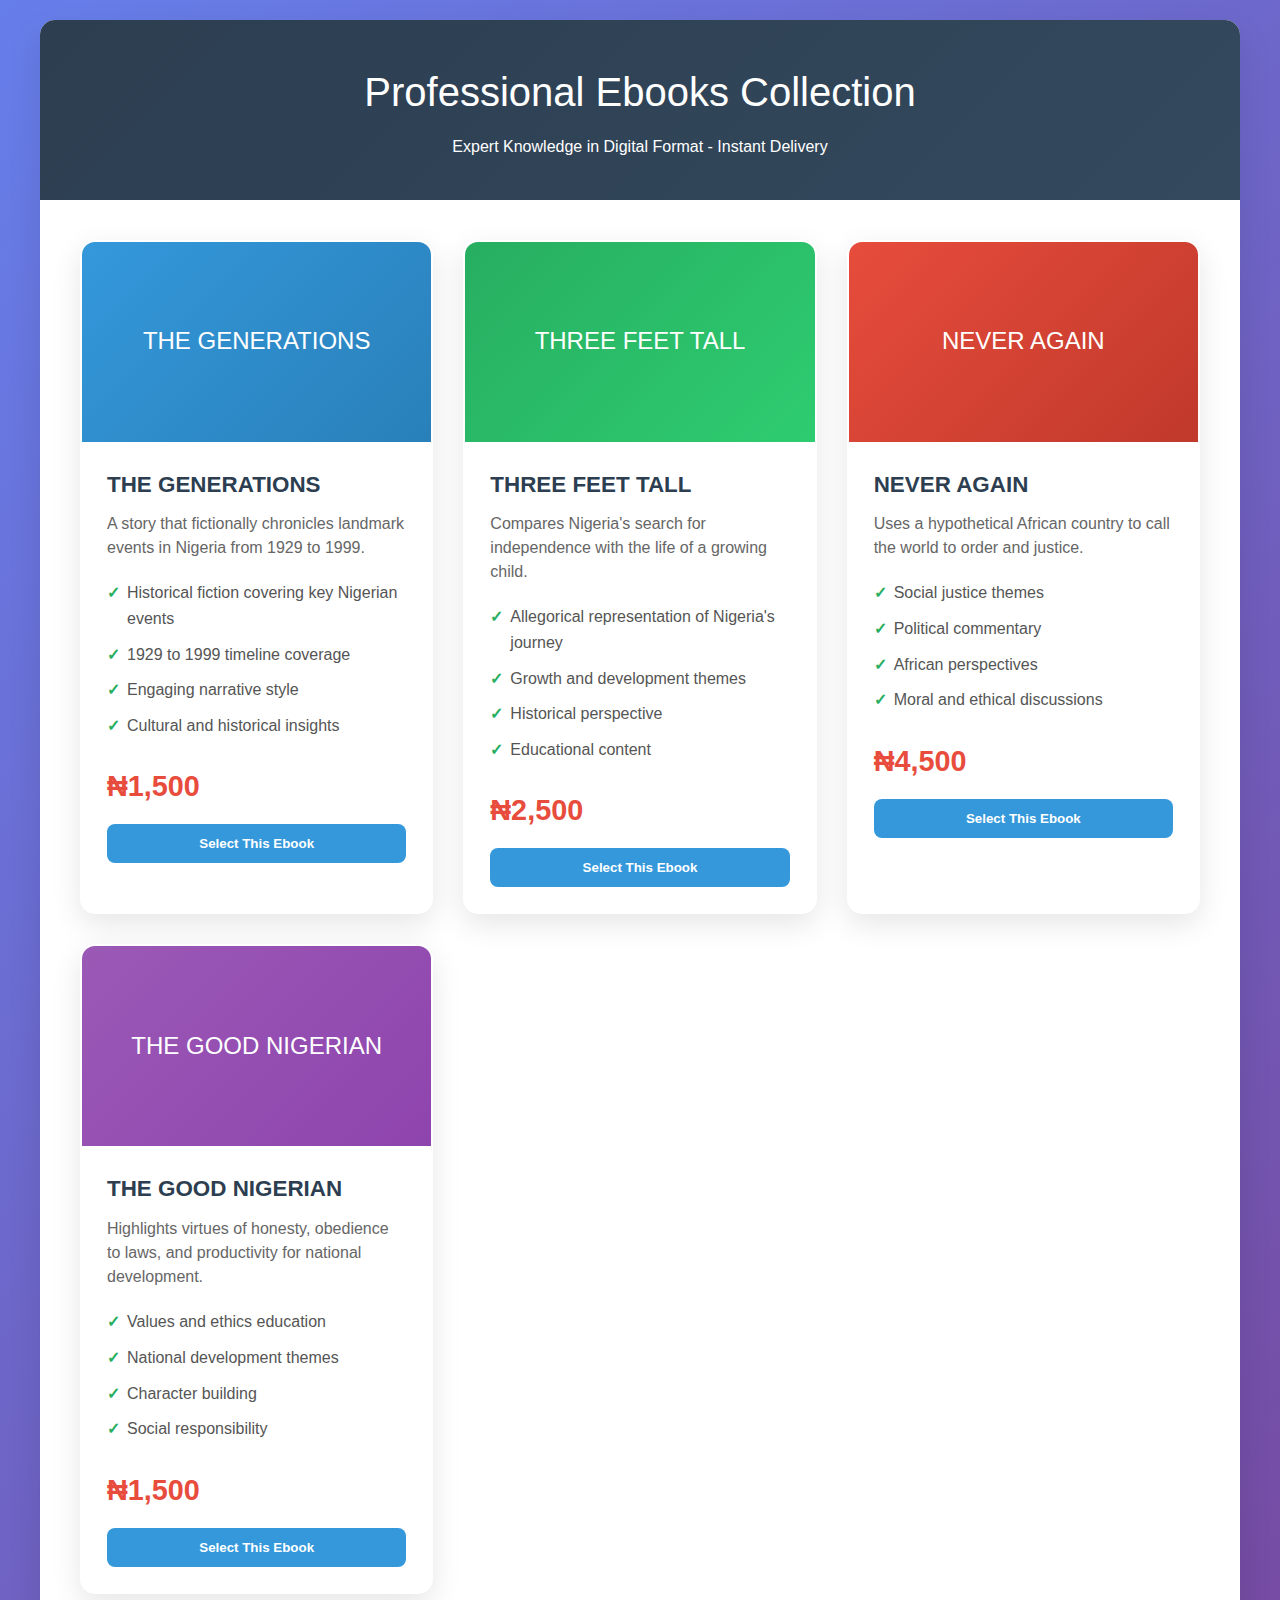
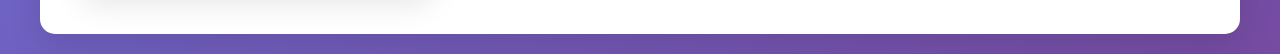
<file: ebook-purchase.html>
<!DOCTYPE html>
<html lang="en">
<head>
    <meta charset="UTF-8">
    <meta name="viewport" content="width=device-width, initial-scale=1.0">
    <title>Purchase Ebooks - Nigerland Consult Limited</title>
    <style>
        * {
            margin: 0;
            padding: 0;
            box-sizing: border-box;
        }

        body {
            font-family: 'Segoe UI', Tahoma, Geneva, Verdana, sans-serif;
            line-height: 1.6;
            color: #333;
            background: linear-gradient(135deg, #667eea 0%, #764ba2 100%);
            min-height: 100vh;
            padding: 20px;
        }

        .container {
            max-width: 1200px;
            margin: 0 auto;
            background: white;
            border-radius: 15px;
            box-shadow: 0 15px 35px rgba(0, 0, 0, 0.1);
            overflow: hidden;
        }

        .header {
            background: linear-gradient(135deg, #2c3e50, #34495e);
            color: white;
            padding: 40px;
            text-align: center;
        }

        .header h1 {
            font-size: 2.5em;
            margin-bottom: 10px;
            font-weight: 300;
        }

        .ebooks-grid {
            display: grid;
            grid-template-columns: repeat(auto-fit, minmax(350px, 1fr));
            gap: 30px;
            padding: 40px;
        }

        .ebook-card {
            background: white;
            border-radius: 15px;
            box-shadow: 0 10px 30px rgba(0,0,0,0.1);
            overflow: hidden;
            transition: transform 0.3s ease, box-shadow 0.3s ease;
            border: 2px solid transparent;
        }

        .ebook-card:hover {
            transform: translateY(-5px);
            box-shadow: 0 15px 40px rgba(0,0,0,0.15);
            border-color: #3498db;
        }

        .ebook-card.selected {
            border-color: #27ae60;
            background: #f8fff9;
        }

        .ebook-cover {
            height: 200px;
            background: linear-gradient(135deg, #3498db, #2980b9);
            display: flex;
            align-items: center;
            justify-content: center;
            color: white;
            font-size: 1.5em;
            text-align: center;
            padding: 20px;
        }

        .ebook-content {
            padding: 25px;
        }

        .ebook-title {
            font-size: 1.4em;
            color: #2c3e50;
            margin-bottom: 10px;
            font-weight: 600;
        }

        .ebook-description {
            color: #666;
            margin-bottom: 15px;
            line-height: 1.5;
        }

        .ebook-price {
            font-size: 1.8em;
            font-weight: bold;
            color: #e74c3c;
            margin-bottom: 15px;
        }

        .features-list {
            list-style: none;
            padding: 0;
            margin-bottom: 20px;
        }

        .features-list li {
            padding: 5px 0;
            padding-left: 20px;
            position: relative;
            color: #555;
        }

        .features-list li:before {
            content: "✓";
            position: absolute;
            left: 0;
            color: #27ae60;
            font-weight: bold;
        }

        .select-btn {
            width: 100%;
            padding: 12px;
            background: #3498db;
            color: white;
            border: none;
            border-radius: 8px;
            font-size: 1.em;
            font-weight: 600;
            cursor: pointer;
            transition: background 0.3s ease;
        }

        .select-btn:hover {
            background: #2980b9;
        }

        .selected .select-btn {
            background: #27ae60;
        }

        .purchase-section {
            padding: 40px;
            background: #f8f9fa;
            border-top: 1px solid #e9ecef;
            display: none;
        }

        .purchase-section.active {
            display: block;
        }

        .form-group {
            margin-bottom: 20px;
        }

        label {
            display: block;
            margin-bottom: 8px;
            font-weight: 600;
            color: #2c3e50;
        }

        .required {
            color: #e74c3c;
        }

        input[type="text"],
        input[type="email"],
        input[type="tel"] {
            width: 100%;
            padding: 12px;
            border: 2px solid #e0e0e0;
            border-radius: 8px;
            font-size: 1em;
            transition: border-color 0.3s ease;
        }

        input:focus {
            outline: none;
            border-color: #3498db;
        }

        .method-options {
            display: grid;
            gap: 15px;
            margin-top: 10px;
        }

        .method-option {
            border: 2px solid #e0e0e0;
            border-radius: 10px;
            padding: 15px;
            cursor: pointer;
            transition: all 0.3s ease;
        }

        .method-option:hover {
            border-color: #3498db;
        }

        .method-option.selected {
            border-color: #2ecc71;
            background: #f8fff9;
        }

        .method-option input[type="radio"] {
            margin-right: 10px;
        }

        .payment-details {
            background: white;
            border-radius: 10px;
            padding: 20px;
            margin: 20px 0;
            border-left: 4px solid #3498db;
        }

        #bankTransferInfo {
            background: #fff3cd;
            border-left-color: #ffc107;
        }

        .bank-details {
            background: white;
            padding: 15px;
            border-radius: 8px;
            margin-top: 15px;
        }

        .bank-detail-item {
            display: flex;
            justify-content: space-between;
            padding: 8px 0;
            border-bottom: 1px solid #eee;
        }

        .bank-detail-item:last-child {
            border-bottom: none;
        }

        .alert {
            padding: 15px;
            border-radius: 8px;
            margin: 20px 0;
            display: none;
        }

        .alert-success {
            background: #d4edda;
            color: #155724;
            border: 1px solid #c3e6cb;
        }

        .alert-error {
            background: #f8d7da;
            color: #721c24;
            border: 1px solid #f5c6cb;
        }

        .loading {
            display: none;
            text-align: center;
            padding: 20px;
        }

        .spinner {
            border: 4px solid #f3f3f3;
            border-top: 4px solid #3498db;
            border-radius: 50%;
            width: 40px;
            height: 40px;
            animation: spin 1s linear infinite;
            margin: 0 auto 15px;
        }

        @keyframes spin {
            0% { transform: rotate(0deg); }
            100% { transform: rotate(360deg); }
        }

        .actions {
            display: flex;
            gap: 15px;
            justify-content: space-between;
            margin-top: 30px;
        }

        .btn {
            padding: 15px 30px;
            border: none;
            border-radius: 8px;
            font-size: 1.1em;
            font-weight: 600;
            cursor: pointer;
            transition: all 0.3s ease;
            flex: 1;
        }

        .btn-back {
            background: #95a5a6;
            color: white;
            max-width: 120px;
        }

        .btn-back:hover {
            background: #7f8c8d;
        }

        .btn-purchase {
            background: linear-gradient(135deg, #e74c3c, #c0392b);
            color: white;
        }

        .btn-purchase:hover:not(:disabled) {
            transform: translateY(-2px);
            box-shadow: 0 5px 15px rgba(231, 76, 60, 0.4);
        }

        .btn-purchase:disabled {
            background: #bdc3c7;
            cursor: not-allowed;
        }

        .selected-ebook-info {
            background: #e8f4f8;
            padding: 20px;
            border-radius: 10px;
            margin-bottom: 20px;
            border-left: 4px solid #3498db;
        }

        @media (max-width: 768px) {
            .ebooks-grid {
                grid-template-columns: 1fr;
                padding: 20px;
            }
            
            .purchase-section {
                padding: 20px;
            }
            
            .actions {
                flex-direction: column;
            }
            
            .btn-back {
                max-width: none;
            }
        }
    </style>
</head>
<body>
    <div class="container">
        <div class="header">
            <h1>Professional Ebooks Collection</h1>
            <p>Expert Knowledge in Digital Format - Instant Delivery</p>
        </div>

        <div class="ebooks-grid" id="ebooksGrid">
    <!-- Ebook 1 -->
    <div class="ebook-card" data-ebook="the-generations" data-price="1500">
        <div class="ebook-cover">
            THE GENERATIONS
        </div>
        <div class="ebook-content">
            <div class="ebook-title">THE GENERATIONS</div>
            <div class="ebook-description">
                A story that fictionally chronicles landmark events in Nigeria from 1929 to 1999.
            </div>
            <ul class="features-list">
                <li>Historical fiction covering key Nigerian events</li>
                <li>1929 to 1999 timeline coverage</li>
                <li>Engaging narrative style</li>
                <li>Cultural and historical insights</li>
            </ul>
            <div class="ebook-price">₦1,500</div>
            <button class="select-btn" onclick="selectEbook(this)">Select This Ebook</button>
        </div>
    </div>

    <!-- Ebook 2 -->
    <div class="ebook-card" data-ebook="three-feet-tall" data-price="2500">
        <div class="ebook-cover" style="background: linear-gradient(135deg, #27ae60, #2ecc71);">
            THREE FEET TALL
        </div>
        <div class="ebook-content">
            <div class="ebook-title">THREE FEET TALL</div>
            <div class="ebook-description">
                Compares Nigeria's search for independence with the life of a growing child.
            </div>
            <ul class="features-list">
                <li>Allegorical representation of Nigeria's journey</li>
                <li>Growth and development themes</li>
                <li>Historical perspective</li>
                <li>Educational content</li>
            </ul>
            <div class="ebook-price">₦2,500</div>
            <button class="select-btn" onclick="selectEbook(this)">Select This Ebook</button>
        </div>
    </div>

    <!-- Ebook 3 -->
    <div class="ebook-card" data-ebook="never-again" data-price="4500">
        <div class="ebook-cover" style="background: linear-gradient(135deg, #e74c3c, #c0392b);">
            NEVER AGAIN
        </div>
        <div class="ebook-content">
            <div class="ebook-title">NEVER AGAIN</div>
            <div class="ebook-description">
                Uses a hypothetical African country to call the world to order and justice.
            </div>
            <ul class="features-list">
                <li>Social justice themes</li>
                <li>Political commentary</li>
                <li>African perspectives</li>
                <li>Moral and ethical discussions</li>
            </ul>
            <div class="ebook-price">₦4,500</div>
            <button class="select-btn" onclick="selectEbook(this)">Select This Ebook</button>
        </div>
    </div>

    <!-- Ebook 4 -->
    <div class="ebook-card" data-ebook="the-good-nigerian" data-price="1500">
        <div class="ebook-cover" style="background: linear-gradient(135deg, #9b59b6, #8e44ad);">
            THE GOOD NIGERIAN
        </div>
        <div class="ebook-content">
            <div class="ebook-title">THE GOOD NIGERIAN</div>
            <div class="ebook-description">
                Highlights virtues of honesty, obedience to laws, and productivity for national development.
            </div>
            <ul class="features-list">
                <li>Values and ethics education</li>
                <li>National development themes</li>
                <li>Character building</li>
                <li>Social responsibility</li>
            </ul>
            <div class="ebook-price">₦1,500</div>
            <button class="select-btn" onclick="selectEbook(this)">Select This Ebook</button>
        </div>
    </div>
</div>

        <!-- Purchase Form Section -->
        <div class="purchase-section" id="purchaseSection">
            <div class="selected-ebook-info" id="selectedEbookInfo">
                <h3>Selected Ebook: <span id="selectedTitle"></span></h3>
                <p>Price: <strong id="selectedPrice"></strong></p>
            </div>

            <h2>Purchase Information</h2>
            <form id="purchaseForm">
                <div class="form-group">
                    <label for="full_name">Full Name <span class="required">*</span></label>
                    <input type="text" id="full_name" name="full_name" required placeholder="Enter your full name">
                </div>

                <div class="form-group">
                    <label for="email">Email Address <span class="required">*</span></label>
                    <input type="email" id="email" name="email" required placeholder="Enter your email for ebook delivery">
                </div>

                <div class="form-group">
                    <label for="phone">Phone Number <span class="required">*</span></label>
                    <input type="tel" id="phone" name="phone" required placeholder="Enter your phone number">
                </div>

                <h2 style="margin-top: 30px;">Payment Method</h2>
                
                <div class="method-options">
                    <label class="method-option" onclick="selectPaymentMethod('paystack')">
                        <input type="radio" name="payment_method" value="paystack" required>
                        <div>
                            <div class="method-label">Online Payment</div>
                            <div class="method-description">Pay with card, bank transfer, or USSD</div>
                        </div>
                    </label>
                    
                    <label class="method-option" onclick="selectPaymentMethod('bank_transfer')">
                        <input type="radio" name="payment_method" value="bank_transfer">
                        <div>
                            <div class="method-label">Bank Transfer</div>
                            <div class="method-description">Transfer directly to our bank account</div>
                        </div>
                    </label>
                </div>

                <div class="payment-details" id="onlinePaymentInfo">
                    <h3>Online Payment</h3>
                    <p>You will be redirected to our secure payment gateway where you can complete your payment. Ebook will be delivered instantly after successful payment.</p>
                </div>

                <div class="payment-details" id="bankTransferInfo" style="display: none;">
                    <h3>Bank Transfer Details</h3>
                    <p>Please transfer the ebook amount to the following account details:</p>
                    <div class="bank-details">
                        <div class="bank-detail-item">
                            <strong>Bank Name:</strong>
                            <span>Guaranty Trust Bank (GTB)</span>
                        </div>
                        <div class="bank-detail-item">
                            <strong>Account Name:</strong>
                            <span>Nigerland Consult Limited</span>
                        </div>
                        <div class="bank-detail-item">
                            <strong>Account Number:</strong>
                            <span>0123456789</span>
                        </div>
                        <div class="bank-detail-item">
                            <strong>Amount:</strong>
                            <span id="bankAmount">₦0</span>
                        </div>
                    </div>
                    <p style="margin-top: 15px; font-style: italic;">
                        After transferring, please send your proof of payment to 
                        <strong>ebooks@nigerlandconsult.com</strong> with your name and email address.
                    </p>
                </div>

                <div class="alert" id="alertMessage"></div>

                <div class="loading" id="loadingIndicator">
                    <div class="spinner"></div>
                    <p>Processing your purchase...</p>
                </div>

                <div class="actions">
                    <button type="button" class="btn btn-back" onclick="goBackToSelection()">Back to Ebooks</button>
                    <button type="button" class="btn btn-purchase" id="purchaseButton" onclick="submitPurchase()" disabled>
                        Purchase Now - <span id="purchasePrice">₦0</span>
                    </button>
                </div>
            </form>
        </div>
    </div>

    <script>
        let selectedEbook = null;
        let currentPurchase = null;

        function selectEbook(button) {
            const ebookCard = button.closest('.ebook-card');
            const ebookTitle = ebookCard.querySelector('.ebook-title').textContent;
            const ebookPrice = ebookCard.getAttribute('data-price');
            const ebookId = ebookCard.getAttribute('data-ebook');
            
            // Remove selection from all cards
            document.querySelectorAll('.ebook-card').forEach(card => {
                card.classList.remove('selected');
            });
            
            // Add selection to clicked card
            ebookCard.classList.add('selected');
            
            // Store selected ebook data
            selectedEbook = {
                id: ebookId,
                title: ebookTitle,
                price: parseInt(ebookPrice)
            };
            
            // Update purchase section
            document.getElementById('selectedTitle').textContent = ebookTitle;
            document.getElementById('selectedPrice').textContent = '₦' + ebookPrice.toLocaleString();
            document.getElementById('purchasePrice').textContent = '₦' + ebookPrice.toLocaleString();
            document.getElementById('bankAmount').textContent = '₦' + ebookPrice.toLocaleString();
            
            // Show purchase section
            document.getElementById('purchaseSection').classList.add('active');
            
            // Scroll to purchase section
            document.getElementById('purchaseSection').scrollIntoView({ behavior: 'smooth' });
            
            validateForm();
        }

        function goBackToSelection() {
            document.getElementById('purchaseSection').classList.remove('active');
            document.querySelectorAll('.ebook-card').forEach(card => {
                card.classList.remove('selected');
            });
            selectedEbook = null;
            document.getElementById('purchaseForm').reset();
            validateForm();
        }

        function selectPaymentMethod(method) {
            const onlineInfo = document.getElementById('onlinePaymentInfo');
            const bankInfo = document.getElementById('bankTransferInfo');
            
            if (method === 'paystack') {
                onlineInfo.style.display = 'block';
                bankInfo.style.display = 'none';
            } else if (method === 'bank_transfer') {
                onlineInfo.style.display = 'none';
                bankInfo.style.display = 'block';
            }
            
            document.querySelectorAll('.method-option').forEach(option => {
                option.classList.remove('selected');
            });
            event.currentTarget.classList.add('selected');
            
            validateForm();
        }

        function validateForm() {
            const form = document.getElementById('purchaseForm');
            const purchaseButton = document.getElementById('purchaseButton');
            
            if (!form || !purchaseButton) return false;
            
            // Get form fields
            const fullName = document.getElementById('full_name');
            const email = document.getElementById('email');
            const phone = document.getElementById('phone');
            const paymentMethod = document.querySelector('input[name="payment_method"]:checked');
            
            // Validate required fields
            let isValid = true;
            
            // Check if fields are filled
            if (!fullName || !fullName.value.trim()) {
                isValid = false;
            }
            
            if (!email || !email.value.trim()) {
                isValid = false;
            } else {
                // Validate email format
                const emailRegex = /^[^\s@]+@[^\s@]+\.[^\s@]+$/;
                if (!emailRegex.test(email.value.trim())) {
                    isValid = false;
                }
            }
            
            if (!phone || !phone.value.trim()) {
                isValid = false;
            } else {
                // Validate phone format (basic validation)
                const phoneRegex = /^[0-9+\-\s()]{10,}$/;
                if (!phoneRegex.test(phone.value.trim())) {
                    isValid = false;
                }
            }
            
            // Check if payment method is selected
            if (!paymentMethod) {
                isValid = false;
            }
            
            // Check if ebook is selected
            if (!selectedEbook) {
                isValid = false;
            }
            
            // Update button state
            purchaseButton.disabled = !isValid;
            
            return isValid;
        }

        function showAlert(message, type = 'error') {
            const alert = document.getElementById('alertMessage');
            alert.textContent = message;
            alert.className = `alert alert-${type}`;
            alert.style.display = 'block';
            
            setTimeout(() => {
                alert.style.display = 'none';
            }, 5000);
        }

        function showLoading(show) {
            const loading = document.getElementById('loadingIndicator');
            const purchaseButton = document.getElementById('purchaseButton');
            
            if (loading) {
                loading.style.display = show ? 'block' : 'none';
            }
            if (purchaseButton) {
                purchaseButton.disabled = show;
            }
        }

        async function submitPurchase() {
            console.log('Submit purchase called');
            
            if (!selectedEbook) {
                showAlert('Please select an ebook first.');
                return;
            }
            
            const isValid = validateForm();
            console.log('Form validation result:', isValid);
            
            if (!isValid) {
                showAlert('Please fill all required fields correctly.');
                return;
            }
            
            showLoading(true);
            showAlert('', 'error');
            
            const formData = new FormData(document.getElementById('purchaseForm'));
            const paymentMethod = document.querySelector('input[name="payment_method"]:checked').value;
            const email = formData.get('email');
            
            const purchaseData = {
                full_name: formData.get('full_name'),
                email: email,
                phone: formData.get('phone'),
                ebook_title: selectedEbook.title,
                ebook_id: selectedEbook.id,
                amount: selectedEbook.price,
                payment_method: paymentMethod
            };
            
            console.log('Purchase data:', purchaseData);
            
            try {
                // Submit purchase
                const response = await fetch('Api/submit_ebook_purchase.php', {
                    method: 'POST',
                    headers: {
                        'Content-Type': 'application/json',
                    },
                    body: JSON.stringify(purchaseData)
                });
                
                if (!response.ok) {
                    throw new Error(`HTTP error! status: ${response.status}`);
                }
                
                const data = await response.json();
                console.log('Purchase response:', data);
                
                if (data.success) {
                    currentPurchase = data.data;
                    showAlert('Purchase submitted successfully!', 'success');
                    
                    if (paymentMethod === 'bank_transfer') {
                        setTimeout(() => {
                            window.location.href = `purchase-success.html?reference=${data.data.reference}&method=bank_transfer&type=ebook`;
                        }, 2000);
                    } else {
                        await processEbookPayment(data.data.reference, email, selectedEbook.price);
                    }
                    
                } else {
                    throw new Error(data.message || 'Purchase failed');
                }
                
            } catch (error) {
                console.error('Purchase error:', error);
                showAlert(`Purchase failed: ${error.message}`);
            } finally {
                showLoading(false);
            }
        }

        async function processEbookPayment(reference, email, amount) {
            try {
                // Initialize PayStack payment for ebook
                const paymentData = {
                    reference: reference,
                    email: email,
                    amount: amount * 100, // Convert to kobo for PayStack
                    metadata: {
                        type: 'ebook_purchase'
                    }
                };
                
                const response = await fetch('Api/initiate_payment.php', {
                    method: 'POST',
                    headers: {
                        'Content-Type': 'application/json',
                    },
                    body: JSON.stringify(paymentData)
                });
                
                if (!response.ok) {
                    throw new Error(`HTTP error! status: ${response.status}`);
                }
                
                const data = await response.json();
                
                if (data.success) {
                    showAlert('Redirecting to secure payment gateway...', 'success');
                    
                    // Store reference for verification after payment
                    localStorage.setItem('pendingEbookPayment', reference);
                    localStorage.setItem('ebookPurchaseData', JSON.stringify({
                        reference: reference,
                        email: email,
                        amount: amount
                    }));
                    
                    setTimeout(() => {
                        window.location.href = data.data.authorization_url;
                    }, 2000);
                    
                } else {
                    throw new Error(data.message || 'Payment initialization failed');
                }
                
            } catch (error) {
                console.error('Payment error:', error);
                showAlert(`Payment processing failed: ${error.message}`);
            }
        }

        // Check for pending ebook payments when page loads
        document.addEventListener('DOMContentLoaded', function() {
            checkPendingEbookPayments();
        });

        async function checkPendingEbookPayments() {
            const pendingPayment = localStorage.getItem('pendingEbookPayment');
            
            if (pendingPayment) {
                console.log('Found pending ebook payment:', pendingPayment);
                
                try {
                    // Verify the payment
                    const response = await fetch(`Api/verify_ebook_payment.php?reference=${pendingPayment}`);
                    const data = await response.json();
                    
                    if (data.success) {
                        showAlert('🎉 Payment Confirmed! Your ebook has been delivered to your email.', 'success');
                        
                        // Clear the stored payment reference
                        localStorage.removeItem('pendingEbookPayment');
                        localStorage.removeItem('ebookPurchaseData');
                        
                    } else {
                        console.log('Payment still pending or failed');
                    }
                    
                } catch (error) {
                    console.error('Payment verification error:', error);
                }
            }
        }

        // Real-time form validation
        document.addEventListener('DOMContentLoaded', function() {
            const form = document.getElementById('purchaseForm');
            if (form) {
                const inputs = form.querySelectorAll('input, select, textarea');
                inputs.forEach(input => {
                    input.addEventListener('input', validateForm);
                    input.addEventListener('change', validateForm);
                    input.addEventListener('blur', validateForm);
                });
            }
            
            // Payment method radio buttons
            document.querySelectorAll('input[type="radio"]').forEach(radio => {
                radio.addEventListener('change', validateForm);
            });
            
            // Initialize validation
            validateForm();
        });
    </script>
</body>
</html>
</file>
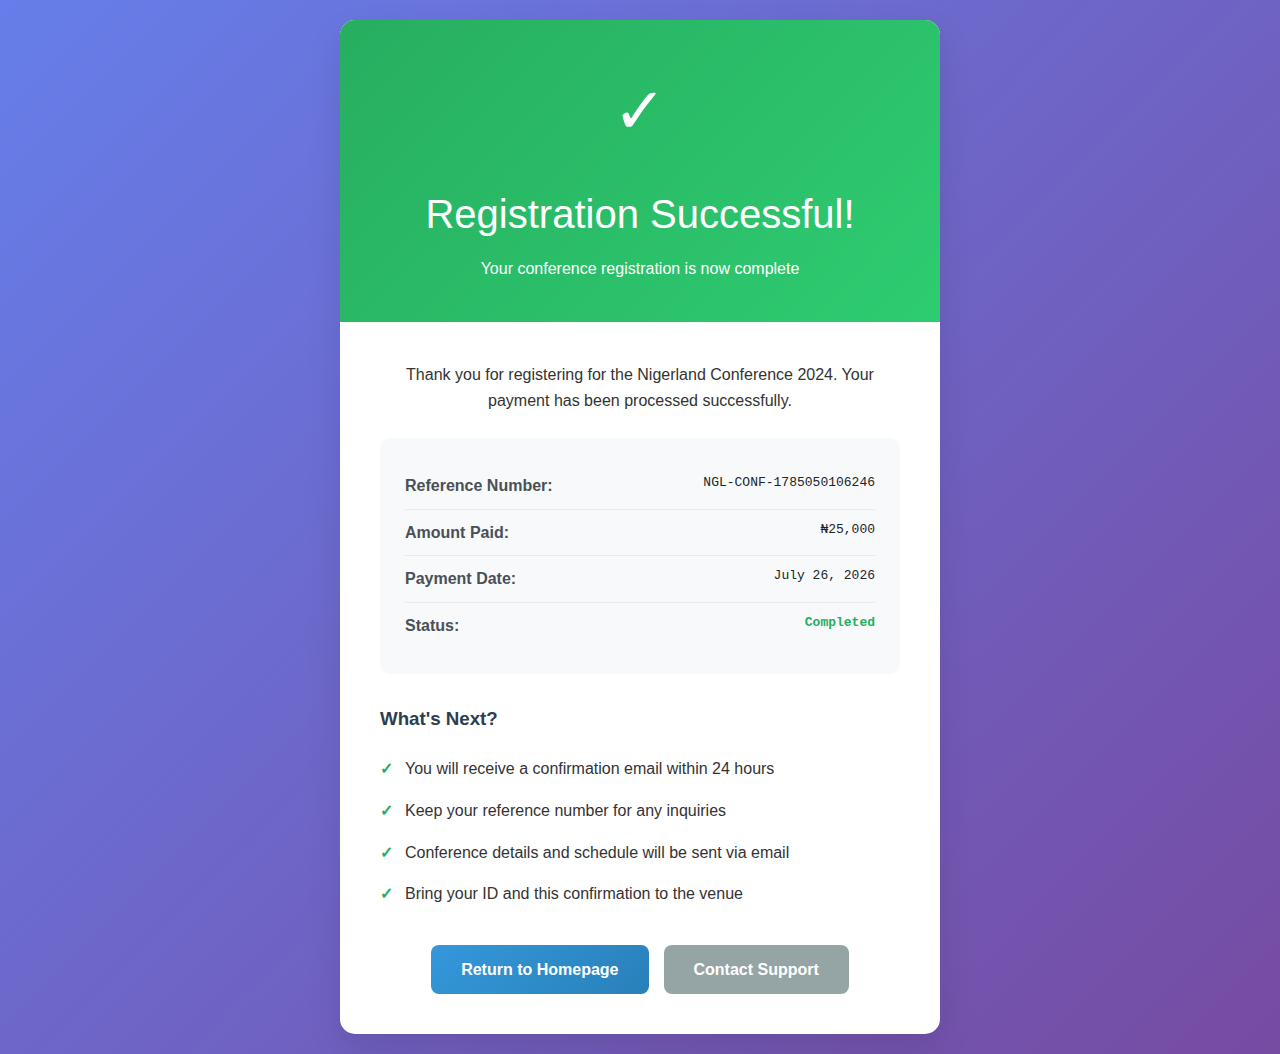
<file: payment-success.html>
<!DOCTYPE html>
<html lang="en">
<head>
    <meta charset="UTF-8">
    <meta name="viewport" content="width=device-width, initial-scale=1.0">
    <title>Registration Successful - Nigerland Conference</title>
    <style>
        * {
            margin: 0;
            padding: 0;
            box-sizing: border-box;
        }

        body {
            font-family: 'Segoe UI', Tahoma, Geneva, Verdana, sans-serif;
            line-height: 1.6;
            color: #333;
            background: linear-gradient(135deg, #667eea 0%, #764ba2 100%);
            min-height: 100vh;
            display: flex;
            align-items: center;
            justify-content: center;
            padding: 20px;
        }

        .success-container {
            max-width: 600px;
            background: white;
            border-radius: 15px;
            box-shadow: 0 15px 35px rgba(0, 0, 0, 0.1);
            overflow: hidden;
            text-align: center;
        }

        .success-header {
            background: linear-gradient(135deg, #27ae60, #2ecc71);
            color: white;
            padding: 40px 30px;
        }

        .success-icon {
            font-size: 4em;
            margin-bottom: 20px;
        }

        .success-header h1 {
            font-size: 2.5em;
            margin-bottom: 10px;
            font-weight: 300;
        }

        .success-content {
            padding: 40px;
        }

        .success-details {
            background: #f8f9fa;
            border-radius: 10px;
            padding: 25px;
            margin: 25px 0;
            text-align: left;
        }

        .detail-item {
            display: flex;
            justify-content: space-between;
            padding: 10px 0;
            border-bottom: 1px solid #e9ecef;
        }

        .detail-item:last-child {
            border-bottom: none;
        }

        .detail-label {
            font-weight: 600;
            color: #495057;
        }

        .detail-value {
            color: #212529;
            font-family: monospace;
        }

        .next-steps {
            text-align: left;
            margin: 30px 0;
        }

        .next-steps h3 {
            color: #2c3e50;
            margin-bottom: 15px;
        }

        .next-steps ul {
            list-style: none;
            padding-left: 0;
        }

        .next-steps li {
            padding: 8px 0;
            padding-left: 25px;
            position: relative;
        }

        .next-steps li:before {
            content: "✓";
            position: absolute;
            left: 0;
            color: #27ae60;
            font-weight: bold;
        }

        .bank-transfer-notice {
            background: #fff3cd;
            border: 1px solid #ffeaa7;
            border-radius: 8px;
            padding: 20px;
            margin: 20px 0;
            text-align: left;
        }

        .actions {
            display: flex;
            gap: 15px;
            justify-content: center;
            margin-top: 30px;
        }

        .btn {
            padding: 12px 30px;
            border: none;
            border-radius: 8px;
            font-size: 1em;
            font-weight: 600;
            cursor: pointer;
            transition: all 0.3s ease;
            text-decoration: none;
            display: inline-block;
        }

        .btn-primary {
            background: linear-gradient(135deg, #3498db, #2980b9);
            color: white;
        }

        .btn-primary:hover {
            transform: translateY(-2px);
            box-shadow: 0 5px 15px rgba(52, 152, 219, 0.4);
        }

        .btn-secondary {
            background: #95a5a6;
            color: white;
        }

        .btn-secondary:hover {
            background: #7f8c8d;
        }

        @media (max-width: 768px) {
            .success-content {
                padding: 20px;
            }
            
            .actions {
                flex-direction: column;
            }
        }
    </style>
</head>
<body>
    <div class="success-container">
        <div class="success-header">
            <div class="success-icon">✓</div>
            <h1 id="successTitle">Registration Successful!</h1>
            <p id="successSubtitle">Your conference registration is now complete</p>
        </div>

        <div class="success-content">
            <p id="successMessage">Thank you for registering for the Nigerland Conference 2024. Your payment has been processed successfully.</p>

            <div class="success-details">
                <div class="detail-item">
                    <span class="detail-label">Reference Number:</span>
                    <span class="detail-value" id="referenceNumber">NGL-CONF-20241201-1234</span>
                </div>
                <div class="detail-item">
                    <span class="detail-label">Transaction ID:</span>
                    <span class="detail-value" id="transactionId">TXN-1762284481344</span>
                </div>
                <div class="detail-item">
                    <span class="detail-label">Amount Paid:</span>
                    <span class="detail-value">₦25,000</span>
                </div>
                <div class="detail-item">
                    <span class="detail-label">Payment Date:</span>
                    <span class="detail-value" id="paymentDate">December 1, 2024</span>
                </div>
                <div class="detail-item">
                    <span class="detail-label">Status:</span>
                    <span class="detail-value" style="color: #27ae60; font-weight: bold;" id="paymentStatus">Completed</span>
                </div>
            </div>

            <div id="bankTransferNotice" class="bank-transfer-notice" style="display: none;">
                <h3>📧 Important: Send Proof of Payment</h3>
                <p>Please send your bank transfer proof to <strong>payments@nigerlandconference.org</strong> with your reference number to complete your registration.</p>
            </div>

            <div class="next-steps">
                <h3>What's Next?</h3>
                <ul>
                    <li>You will receive a confirmation email within 24 hours</li>
                    <li>Keep your reference number for any inquiries</li>
                    <li>Conference details and schedule will be sent via email</li>
                    <li>Bring your ID and this confirmation to the venue</li>
                </ul>
            </div>

            <div class="actions">
                <a href="/Homeland-website" class="btn btn-primary">Return to Homepage</a>
                <a href="mailto:info@nigerlandconference.org" class="btn btn-secondary">Contact Support</a>
            </div>
        </div>
    </div>

    <script>
        // Get parameters from URL
        const urlParams = new URLSearchParams(window.location.search);
        const reference = urlParams.get('reference') || 'NGL-CONF-' + Date.now();
        const transactionId = urlParams.get('transaction_id');
        const method = urlParams.get('method');

        // Update page content based on payment method
        if (method === 'bank-transfer') {
            document.getElementById('successTitle').textContent = 'Registration Submitted!';
            document.getElementById('successSubtitle').textContent = 'Complete your payment via bank transfer';
            document.getElementById('successMessage').textContent = 'Thank you for registering for the Nigerland Conference 2024. Please complete your payment via bank transfer to confirm your registration.';
            document.getElementById('paymentStatus').textContent = 'Pending Payment';
            document.getElementById('paymentStatus').style.color = '#f39c12';
            document.getElementById('bankTransferNotice').style.display = 'block';
            
            if (!transactionId) {
                document.querySelector('.detail-item:nth-child(2)').style.display = 'none';
            }
        }

        // Update page content
        document.getElementById('referenceNumber').textContent = reference;
        if (transactionId) {
            document.getElementById('transactionId').textContent = transactionId;
        } else {
            document.querySelector('.detail-item:nth-child(2)').style.display = 'none';
        }
        document.getElementById('paymentDate').textContent = new Date().toLocaleDateString('en-US', {
            year: 'numeric',
            month: 'long',
            day: 'numeric'
        });
    </script>
</body>
</html>
</file>
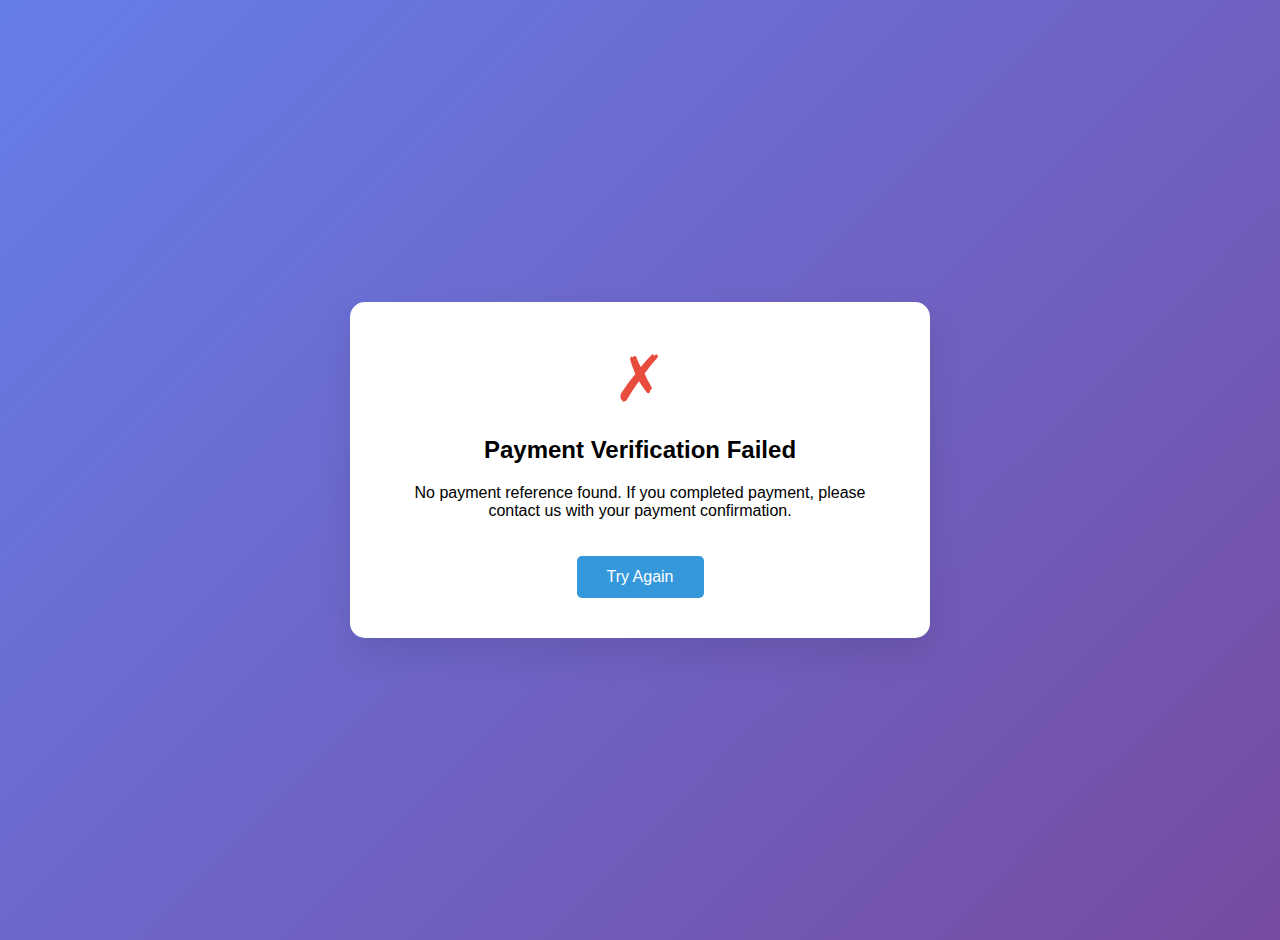
<file: payment-verification.html>
<!DOCTYPE html>
<html lang="en">
<head>
    <meta charset="UTF-8">
    <meta name="viewport" content="width=device-width, initial-scale=1.0">
    <title>Payment Verification - Nigerland Consult Limited</title>
    <style>
        body {
            font-family: 'Segoe UI', Tahoma, Geneva, Verdana, sans-serif;
            background: linear-gradient(135deg, #667eea 0%, #764ba2 100%);
            min-height: 100vh;
            display: flex;
            align-items: center;
            justify-content: center;
            padding: 20px;
            margin: 0;
        }
        .container {
            background: white;
            padding: 40px;
            border-radius: 15px;
            box-shadow: 0 15px 35px rgba(0,0,0,0.1);
            text-align: center;
            max-width: 500px;
            width: 100%;
        }
        .loading {
            display: block;
        }
        .success, .error {
            display: none;
        }
        .spinner {
            border: 4px solid #f3f3f3;
            border-top: 4px solid #3498db;
            border-radius: 50%;
            width: 50px;
            height: 50px;
            animation: spin 1s linear infinite;
            margin: 0 auto 20px;
        }
        @keyframes spin {
            0% { transform: rotate(0deg); }
            100% { transform: rotate(360deg); }
        }
        .success-icon {
            font-size: 4em;
            color: #27ae60;
            margin-bottom: 20px;
        }
        .error-icon {
            font-size: 4em;
            color: #e74c3c;
            margin-bottom: 20px;
        }
        .btn {
            display: inline-block;
            padding: 12px 30px;
            background: #3498db;
            color: white;
            text-decoration: none;
            border-radius: 5px;
            margin-top: 20px;
        }
    </style>
</head>
<body>
    <div class="container">
        <div class="loading" id="loading">
            <div class="spinner"></div>
            <h2>Verifying Your Payment</h2>
            <p>Please wait while we confirm your payment...</p>
        </div>
        
        <div class="success" id="success">
            <div class="success-icon">✓</div>
            <h2>Payment Successful!</h2>
            <p>Your payment has been verified successfully.</p>
            <p><strong>Reference:</strong> <span id="successReference"></span></p>
            <a href="payment-success.html" class="btn">Continue to Confirmation</a>
        </div>
        
        <div class="error" id="error">
            <div class="error-icon">✗</div>
            <h2>Payment Verification Failed</h2>
            <p id="errorMessage">We couldn't verify your payment. Please try again.</p>
            <a href="payment.html" class="btn">Try Again</a>
        </div>
    </div>

    <script>
        // Get reference from URL parameters
        const urlParams = new URLSearchParams(window.location.search);
        const reference = urlParams.get('reference') || urlParams.get('trxref');
        
        // Log all URL parameters for debugging
        console.log('All URL parameters:', Object.fromEntries(urlParams));
        console.log('Reference found:', reference);
        
        async function verifyPayment() {
            if (!reference) {
                console.error('No reference found in URL');
                
                // For now, if there's no reference but payment came back from Paystack,
                // redirect to success page with a generic message
                const status = urlParams.get('status');
                if (status === 'success' || status === 'successful') {
                    console.log('Status is success, redirecting to success page');
                    // Redirect to generic success page
                    setTimeout(() => {
                        window.location.href = 'payment-success.html?status=success';
                    }, 2000);
                    return;
                }
                
                showError('No payment reference found. If you completed payment, please contact us with your payment confirmation.');
                return;
            }
            
            try {
                console.log('Verifying payment with reference:', reference);
                
                const response = await fetch(`Api/verify_payment.php?reference=${reference}`);
                
                if (!response.ok) {
                    throw new Error(`HTTP error! status: ${response.status}`);
                }
                
                const data = await response.json();
                console.log('Verification response:', data);
                
                if (data.success) {
                    showSuccess(data.data);
                } else {
                    showError(data.message || 'Payment verification failed');
                }
            } catch (error) {
                console.error('Verification error:', error);
                
                // If verification API fails but we have a reference, show partial success
                showPartialSuccess(reference);
            }
        }
        
        function showSuccess(paymentData) {
            document.getElementById('loading').style.display = 'none';
            document.getElementById('success').style.display = 'block';
            document.getElementById('successReference').textContent = paymentData.reference || reference;
            
            // Update the success page URL with transaction details
            const successUrl = `payment-success.html?reference=${paymentData.reference || reference}&transaction_id=${paymentData.transaction_id || ''}`;
            document.querySelector('.success .btn').href = successUrl;
        }
        
        function showPartialSuccess(ref) {
            document.getElementById('loading').style.display = 'none';
            document.getElementById('success').style.display = 'block';
            document.getElementById('successReference').textContent = ref;
            
            // Update success message
            const successDiv = document.getElementById('success');
            successDiv.querySelector('p').textContent = 'Your payment has been received. We are processing your transaction.';
            
            const successUrl = `payment-success.html?reference=${ref}`;
            document.querySelector('.success .btn').href = successUrl;
        }
        
        function showError(message) {
            document.getElementById('loading').style.display = 'none';
            document.getElementById('error').style.display = 'block';
            document.getElementById('errorMessage').textContent = message;
        }
        
        // Start verification when page loads
        window.addEventListener('load', verifyPayment);
    </script>
</body>
</html>
</file>
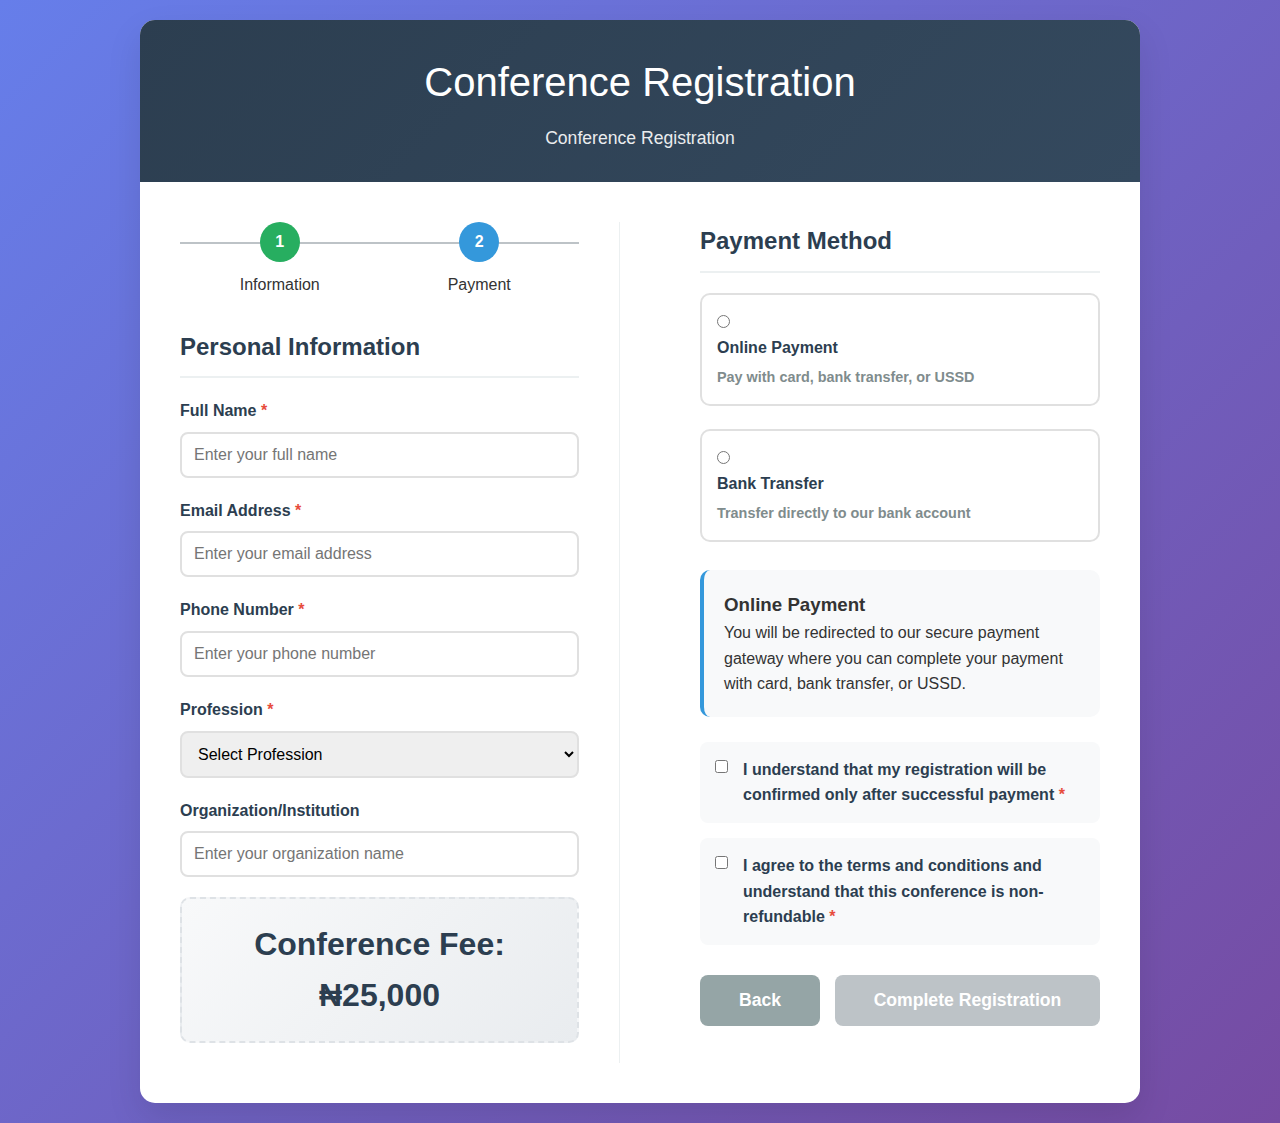
<file: payment.html>
<!DOCTYPE html>
<html lang="en">
<head>
    <meta charset="UTF-8">
    <meta name="viewport" content="width=device-width, initial-scale=1.0">
    <title>Conference Registration & Payment - Nigerland Conference</title>
    <style>
        * {
            margin: 0;
            padding: 0;
            box-sizing: border-box;
        }

        body {
            font-family: 'Segoe UI', Tahoma, Geneva, Verdana, sans-serif;
            line-height: 1.6;
            color: #333;
            background: linear-gradient(135deg, #667eea 0%, #764ba2 100%);
            min-height: 100vh;
            padding: 20px;
        }

        .container {
            max-width: 1000px;
            margin: 0 auto;
            background: white;
            border-radius: 15px;
            box-shadow: 0 15px 35px rgba(0, 0, 0, 0.1);
            overflow: hidden;
        }

        .header {
            background: linear-gradient(135deg, #2c3e50, #34495e);
            color: white;
            padding: 30px;
            text-align: center;
        }

        .header h1 {
            font-size: 2.5em;
            margin-bottom: 10px;
            font-weight: 300;
        }

        .header .subtitle {
            font-size: 1.1em;
            opacity: 0.9;
        }

        .content {
            padding: 40px;
            display: grid;
            grid-template-columns: 1fr 1fr;
            gap: 40px;
        }

        @media (max-width: 768px) {
            .content {
                grid-template-columns: 1fr;
                padding: 20px;
            }
        }

        .form-section {
            border-right: 1px solid #ecf0f1;
            padding-right: 40px;
        }

        .payment-section {
            padding-left: 40px;
        }

        @media (max-width: 768px) {
            .form-section,
            .payment-section {
                border-right: none;
                padding: 0;
                border-bottom: 1px solid #ecf0f1;
                padding-bottom: 30px;
            }
        }

        h2 {
            color: #2c3e50;
            margin-bottom: 20px;
            font-size: 1.5em;
            border-bottom: 2px solid #ecf0f1;
            padding-bottom: 10px;
        }

        .form-group {
            margin-bottom: 20px;
        }

        label {
            display: block;
            margin-bottom: 8px;
            font-weight: 600;
            color: #2c3e50;
        }

        .required {
            color: #e74c3c;
        }

        input[type="text"],
        input[type="email"],
        input[type="tel"],
        select {
            width: 100%;
            padding: 12px;
            border: 2px solid #e0e0e0;
            border-radius: 8px;
            font-size: 1em;
            transition: border-color 0.3s ease;
        }

        input:focus,
        select:focus {
            outline: none;
            border-color: #3498db;
        }

        .method-options {
            display: grid;
            gap: 15px;
            margin-top: 10px;
        }

        .method-option {
            border: 2px solid #e0e0e0;
            border-radius: 10px;
            padding: 15px;
            cursor: pointer;
            transition: all 0.3s ease;
        }

        .method-option:hover {
            border-color: #3498db;
        }

        .method-option.selected {
            border-color: #2ecc71;
            background: #f8fff9;
        }

        .method-option input[type="radio"] {
            margin-right: 10px;
        }

        .method-label {
            font-weight: 600;
            color: #2c3e50;
        }

        .method-description {
            color: #7f8c8d;
            font-size: 0.9em;
            margin-top: 5px;
        }

        .payment-details {
            background: #f8f9fa;
            border-radius: 10px;
            padding: 20px;
            margin: 20px 0;
            border-left: 4px solid #3498db;
        }

        #bankTransferInfo {
            background: #fff3cd;
            border-left-color: #ffc107;
        }

        .bank-details {
            background: white;
            padding: 15px;
            border-radius: 8px;
            margin-top: 15px;
        }

        .bank-detail-item {
            display: flex;
            justify-content: space-between;
            padding: 8px 0;
            border-bottom: 1px solid #eee;
        }

        .bank-detail-item:last-child {
            border-bottom: none;
        }

        .terms {
            margin: 25px 0;
        }

        .terms label {
            display: flex;
            align-items: flex-start;
            margin: 15px 0;
            padding: 15px;
            background: #f8f9fa;
            border-radius: 8px;
            cursor: pointer;
        }

        .terms input[type="checkbox"] {
            margin-right: 15px;
            margin-top: 3px;
        }

        .alert {
            padding: 15px;
            border-radius: 8px;
            margin: 20px 0;
            display: none;
        }

        .alert-success {
            background: #d4edda;
            color: #155724;
            border: 1px solid #c3e6cb;
        }

        .alert-error {
            background: #f8d7da;
            color: #721c24;
            border: 1px solid #f5c6cb;
        }

        .loading {
            display: none;
            text-align: center;
            padding: 20px;
        }

        .spinner {
            border: 4px solid #f3f3f3;
            border-top: 4px solid #3498db;
            border-radius: 50%;
            width: 40px;
            height: 40px;
            animation: spin 1s linear infinite;
            margin: 0 auto 15px;
        }

        @keyframes spin {
            0% { transform: rotate(0deg); }
            100% { transform: rotate(360deg); }
        }

        .actions {
            display: flex;
            gap: 15px;
            justify-content: space-between;
            margin-top: 30px;
        }

        .btn {
            padding: 15px 30px;
            border: none;
            border-radius: 8px;
            font-size: 1.1em;
            font-weight: 600;
            cursor: pointer;
            transition: all 0.3s ease;
            flex: 1;
        }

        .btn-back {
            background: #95a5a6;
            color: white;
            max-width: 120px;
        }

        .btn-back:hover {
            background: #7f8c8d;
        }

        .btn-submit {
            background: linear-gradient(135deg, #27ae60, #2ecc71);
            color: white;
        }

        .btn-submit:hover:not(:disabled) {
            transform: translateY(-2px);
            box-shadow: 0 5px 15px rgba(46, 204, 113, 0.4);
        }

        .btn-submit:disabled {
            background: #bdc3c7;
            cursor: not-allowed;
        }

        .amount-display {
            text-align: center;
            font-size: 2em;
            font-weight: bold;
            color: #2c3e50;
            margin: 20px 0;
            padding: 20px;
            background: linear-gradient(135deg, #f8f9fa, #e9ecef);
            border-radius: 10px;
            border: 2px dashed #dee2e6;
        }

        .progress-bar {
            display: flex;
            justify-content: space-between;
            margin-bottom: 30px;
            position: relative;
        }

        .progress-step {
            text-align: center;
            flex: 1;
            position: relative;
            z-index: 2;
        }

        .step-number {
            width: 40px;
            height: 40px;
            border-radius: 50%;
            background: #bdc3c7;
            color: white;
            display: flex;
            align-items: center;
            justify-content: center;
            margin: 0 auto 10px;
            font-weight: bold;
        }

        .step-active .step-number {
            background: #3498db;
        }

        .step-completed .step-number {
            background: #27ae60;
        }

        .progress-bar::before {
            content: '';
            position: absolute;
            top: 20px;
            left: 0;
            right: 0;
            height: 2px;
            background: #bdc3c7;
            z-index: 1;
        }
    </style>
</head>
<body>
    <div class="container">
        <div class="header">
            <h1>Conference Registration</h1>
            <div class="subtitle">Complete Your Registration for Nigerland Conference 2024</div>
        </div>

        <div class="content">
            <!-- Registration Form Section -->
            <div class="form-section">
                <div class="progress-bar">
                    <div class="progress-step step-completed">
                        <div class="step-number">1</div>
                        <div>Information</div>
                    </div>
                    <div class="progress-step step-active">
                        <div class="step-number">2</div>
                        <div>Payment</div>
                    </div>
                </div>

                <h2>Personal Information</h2>
                <form id="registrationForm">
                    <div class="form-group">
                        <label for="full_name">Full Name <span class="required">*</span></label>
                        <input type="text" id="full_name" name="full_name" required placeholder="Enter your full name">
                    </div>

                    <div class="form-group">
                        <label for="email">Email Address <span class="required">*</span></label>
                        <input type="email" id="email" name="email" required placeholder="Enter your email address">
                    </div>

                    <div class="form-group">
                        <label for="phone">Phone Number <span class="required">*</span></label>
                        <input type="tel" id="phone" name="phone" required placeholder="Enter your phone number">
                    </div>

                    <div class="form-group">
                        <label for="profession">Profession <span class="required">*</span></label>
                        <select id="profession" name="profession" required>
                            <option value="">Select Profession</option>
                            <option value="accountant">Accountant</option>
                            <option value="doctor">Doctor</option>
                            <option value="engineer">Engineer</option>
                            <option value="teacher">Teacher</option>
                            <option value="student">Student</option>
                            <option value="business-owner">Business Owner</option>
                            <option value="civil-servant">Civil Servant</option>
                            <option value="entrepreneur">Entrepreneur</option>
                            <option value="developer">Developer</option>
                            <option value="designer">Designer</option>
                            <option value="manager">Manager</option>
                            <option value="consultant">Consultant</option>
                            <option value="researcher">Researcher</option>
                            <option value="other">Other</option>
                        </select>
                    </div>

                    <div class="form-group">
                        <label for="organization">Organization/Institution</label>
                        <input type="text" id="organization" name="organization" placeholder="Enter your organization name">
                    </div>

                    <div class="amount-display">
                        Conference Fee: ₦25,000
                    </div>
                </form>
            </div>

            <!-- Payment Section -->
            <div class="payment-section">
                <h2>Payment Method</h2>
                
                <div class="method-options">
                    <label class="method-option" for="online-payment">
                        <input type="radio" id="online-payment" name="payment_method" value="online-payment" required>
                        <div>
                            <div class="method-label">Online Payment</div>
                            <div class="method-description">Pay with card, bank transfer, or USSD</div>
                        </div>
                    </label>
                    
                    <label class="method-option" for="bank-transfer">
                        <input type="radio" id="bank-transfer" name="payment_method" value="bank-transfer">
                        <div>
                            <div class="method-label">Bank Transfer</div>
                            <div class="method-description">Transfer directly to our bank account</div>
                        </div>
                    </label>
                </div>

                <div class="payment-details" id="onlinePaymentInfo">
                    <h3>Online Payment</h3>
                    <p>You will be redirected to our secure payment gateway where you can complete your payment with card, bank transfer, or USSD.</p>
                </div>

                <div class="payment-details" id="bankTransferInfo" style="display: none;">
                    <h3>Bank Transfer Details</h3>
                    <p>Please transfer the conference fee to the following account details:</p>
                    <div class="bank-details">
                        <div class="bank-detail-item">
                            <strong>Bank Name:</strong>
                            <span>Guaranty Trust Bank (GTB)</span>
                        </div>
                        <div class="bank-detail-item">
                            <strong>Account Name:</strong>
                            <span>Nigerland Conference 2024</span>
                        </div>
                        <div class="bank-detail-item">
                            <strong>Account Number:</strong>
                            <span>0123456789</span>
                        </div>
                        <div class="bank-detail-item">
                            <strong>Amount:</strong>
                            <span id="bankAmount">₦25,000</span>
                        </div>
                        <div class="bank-detail-item">
                            <strong>Reference:</strong>
                            <span id="bankReference">Your Name</span>
                        </div>
                    </div>
                    <p style="margin-top: 15px; font-style: italic;">
                        After transferring, please send your proof of payment to 
                        <strong>payments@nigerlandconference.org</strong> with your registration details.
                    </p>
                </div>

                <div class="terms">
                    <label>
                        <input type="checkbox" id="understandPayment" name="understandPayment" required>
                        <span>
                            I understand that my registration will be confirmed only after successful payment
                            <span class="required">*</span>
                        </span>
                    </label>
                    
                    <label>
                        <input type="checkbox" id="agreeTerms" name="agreeTerms" required>
                        <span>
                            I agree to the terms and conditions and understand that this conference is non-refundable
                            <span class="required">*</span>
                        </span>
                    </label>
                </div>

                <div class="alert" id="alertMessage"></div>

                <div class="loading" id="loadingIndicator">
                    <div class="spinner"></div>
                    <p>Processing your registration...</p>
                </div>

                <div class="actions">
                    <button type="button" class="btn btn-back" onclick="goBack()">Back</button>
                    <button type="button" class="btn btn-submit" id="submitButton" onclick="submitRegistration()" disabled>
                        Complete Registration
                    </button>
                </div>
            </div>
        </div>
    </div>

    <script>
        // Debug function to check what's happening
        function debugLog(message, data = null) {
            console.log(`[DEBUG] ${message}`, data || '');
        }

        let currentRegistration = null;
        let conferenceAmount = 25000; // Default amount
        let conferenceTitle = 'Conference Registration';
        let conferenceId = '';
        let conferenceDate = '';

        // Parse URL parameters on page load
        const urlParams = new URLSearchParams(window.location.search);
        if (urlParams.has('price')) {
            conferenceAmount = parseInt(urlParams.get('price'));
            debugLog('Conference amount from URL:', conferenceAmount);
        }
        if (urlParams.has('title')) {
            conferenceTitle = urlParams.get('title');
            debugLog('Conference title from URL:', conferenceTitle);
        }
        if (urlParams.has('conf')) {
            conferenceId = urlParams.get('conf');
            debugLog('Conference ID from URL:', conferenceId);
        }
        if (urlParams.has('date')) {
            conferenceDate = urlParams.get('date');
            debugLog('Conference date from URL:', conferenceDate);
        }

        // Initialize event listeners when page loads
        document.addEventListener('DOMContentLoaded', function() {
            debugLog('Page loaded, initializing event listeners...');
            
            // Update amount display if we have a price from URL
            const amountDisplay = document.querySelector('.amount-display');
            if (amountDisplay && conferenceAmount) {
                amountDisplay.textContent = 'Conference Fee: ₦' + conferenceAmount.toLocaleString();
            }
            
            // Update header subtitle if we have a title
            const subtitle = document.querySelector('.header .subtitle');
            if (subtitle && conferenceTitle) {
                subtitle.textContent = conferenceTitle + (conferenceDate ? ' - ' + conferenceDate : '');
            }
            
            // Update bank transfer amount
            const bankAmountElement = document.getElementById('bankAmount');
            if (bankAmountElement && conferenceAmount) {
                bankAmountElement.textContent = '₦' + conferenceAmount.toLocaleString();
            }
            
            // Payment method selection
            document.getElementById('online-payment').addEventListener('change', function() {
                selectPaymentMethod('online-payment');
            });
            
            document.getElementById('bank-transfer').addEventListener('change', function() {
                selectPaymentMethod('bank-transfer');
            });

            // Real-time form validation
            document.querySelectorAll('#registrationForm input, #registrationForm select').forEach(field => {
                field.addEventListener('input', validateForm);
                field.addEventListener('change', validateForm);
            });

            document.querySelectorAll('input[type="checkbox"]').forEach(checkbox => {
                checkbox.addEventListener('change', validateForm);
            });

            document.querySelectorAll('input[type="radio"]').forEach(radio => {
                radio.addEventListener('change', validateForm);
            });

            // Initialize form validation
            validateForm();
            
            debugLog('Event listeners initialized');
        });

        function selectPaymentMethod(method) {
            debugLog('Payment method selected:', method);
            
            const onlineInfo = document.getElementById('onlinePaymentInfo');
            const bankInfo = document.getElementById('bankTransferInfo');
            
            if (method === 'online-payment') {
                onlineInfo.style.display = 'block';
                bankInfo.style.display = 'none';
            } else if (method === 'bank-transfer') {
                onlineInfo.style.display = 'none';
                bankInfo.style.display = 'block';
                
                // Update bank reference with user's name
                const fullName = document.getElementById('full_name').value;
                if (fullName) {
                    document.getElementById('bankReference').textContent = fullName;
                }
            }
            
            // Update method options visual selection
            document.querySelectorAll('.method-option').forEach(option => {
                option.classList.remove('selected');
            });
            
            const selectedOption = document.querySelector(`input[value="${method}"]`).parentElement;
            selectedOption.classList.add('selected');
            
            validateForm();
        }

        function validateForm() {
            const form = document.getElementById('registrationForm');
            const submitButton = document.getElementById('submitButton');
            const requiredFields = form.querySelectorAll('input[required], select[required]');
            const termsCheckboxes = document.querySelectorAll('input[name="understandPayment"], input[name="agreeTerms"]');
            const paymentMethod = document.querySelector('input[name="payment_method"]:checked');
            
            let allFieldsFilled = true;
            requiredFields.forEach(field => {
                if (!field.value.trim()) {
                    allFieldsFilled = false;
                }
            });
            
            let allTermsAccepted = true;
            termsCheckboxes.forEach(checkbox => {
                if (!checkbox.checked) {
                    allTermsAccepted = false;
                }
            });
            
            const isFormValid = allFieldsFilled && allTermsAccepted && paymentMethod;
            submitButton.disabled = !isFormValid;
            
            debugLog('Form validation:', {
                allFieldsFilled,
                allTermsAccepted,
                paymentMethod: !!paymentMethod,
                isFormValid,
                submitButtonDisabled: submitButton.disabled
            });
            
            return isFormValid;
        }

        function showAlert(message, type = 'error') {
            const alert = document.getElementById('alertMessage');
            alert.textContent = message;
            alert.className = `alert alert-${type}`;
            alert.style.display = 'block';
            
            // Scroll to alert
            alert.scrollIntoView({ behavior: 'smooth', block: 'center' });
            
            setTimeout(() => {
                alert.style.display = 'none';
            }, 5000);
        }

        function showLoading(show) {
            document.getElementById('loadingIndicator').style.display = show ? 'block' : 'none';
            document.getElementById('submitButton').disabled = show;
        }

        async function submitRegistration() {
            debugLog('Submit registration called');
            
            if (!validateForm()) {
                showAlert('Please fill all required fields correctly.');
                return;
            }
            
            showLoading(true);
            showAlert('', 'error'); // Clear previous alerts
            
            const formData = new FormData(document.getElementById('registrationForm'));
            const paymentMethod = document.querySelector('input[name="payment_method"]:checked').value;
            
            const registrationData = {
                full_name: formData.get('full_name'),
                email: formData.get('email'),
                phone: formData.get('phone'),
                profession: formData.get('profession'),
                organization: formData.get('organization'),
                payment_method: paymentMethod,
                amount: conferenceAmount,
                conference_id: conferenceId,
                conference_title: conferenceTitle,
                conference_date: conferenceDate
            };
            
            debugLog('Registration data prepared:', registrationData);
            
            try {
                // Submit registration
                debugLog('Submitting registration to API...');
                const response = await fetch('Api/submit_registration.php', {
                    method: 'POST',
                    headers: {
                        'Content-Type': 'application/json',
                    },
                    body: JSON.stringify(registrationData)
                });
                
                debugLog('Registration response status:', response.status);
                
                if (!response.ok) {
                    throw new Error(`HTTP error! status: ${response.status}`);
                }
                
                const data = await response.json();
                debugLog('Registration response data:', data);
                
                if (data.success) {
                    currentRegistration = data.data;
                    showAlert('Registration submitted successfully!', 'success');
                    
                    if (paymentMethod === 'bank-transfer') {
                        setTimeout(() => {
                            window.location.href = `payment-success.html?reference=${data.data.reference}&method=bank-transfer`;
                        }, 2000);
                    } else {
                        await processPayment(data.data.reference, paymentMethod);
                    }
                    
                } else {
                    throw new Error(data.message || 'Registration failed');
                }
                
            } catch (error) {
                console.error('Registration error:', error);
                showAlert(`Registration failed: ${error.message}`);
                showLoading(false);
            }
        }

        async function processPayment(reference, paymentMethod, email) {
    try {
        debugLog('Processing payment for reference:', reference);
        
        if (paymentMethod === 'online-payment') {
            // Initialize PayStack payment
            const paymentData = {
                reference: reference,
                email: email,
                amount: 25000
            };
            
            debugLog('Initiating PayStack payment...', paymentData);
            
            const response = await fetch('Api/initiate_payment.php', {
                method: 'POST',
                headers: {
                    'Content-Type': 'application/json',
                },
                body: JSON.stringify(paymentData)
            });
            
            if (!response.ok) {
                throw new Error(`HTTP error! status: ${response.status}`);
            }
            
            const data = await response.json();
            debugLog('PayStack initiation response:', data);
            
            if (data.success) {
                // Redirect to PayStack payment page
                showAlert('Redirecting to secure payment gateway...', 'success');
                
                setTimeout(() => {
                    window.location.href = data.data.authorization_url;
                }, 2000);
                
            } else {
                throw new Error(data.message || 'Payment initialization failed');
            }
            
        } else if (paymentMethod === 'bank-transfer') {
            // For bank transfer, just update the status
            const paymentData = {
                reference: reference,
                payment_method: paymentMethod
            };
            
            const response = await fetch('Api/process_payment.php', {
                method: 'POST',
                headers: {
                    'Content-Type': 'application/json',
                },
                body: JSON.stringify(paymentData)
            });
            
            const data = await response.json();
            
            if (data.success) {
                showAlert('Registration submitted! Please complete bank transfer.', 'success');
                setTimeout(() => {
                    window.location.href = `payment-success.html?reference=${data.reference}&method=bank-transfer`;
                }, 2000);
            } else {
                throw new Error(data.message || 'Payment update failed');
            }
        }
        
    } catch (error) {
        console.error('Payment error:', error);
        showAlert(`Payment processing failed: ${error.message}`);
    } finally {
        showLoading(false);
    }
}

// Update the submitRegistration function to pass email
async function submitRegistration() {
    debugLog('Submit registration called');
    
    if (!validateForm()) {
        showAlert('Please fill all required fields correctly.');
        return;
    }
    
    showLoading(true);
    showAlert('', 'error'); // Clear previous alerts
    
    const formData = new FormData(document.getElementById('registrationForm'));
    const paymentMethod = document.querySelector('input[name="payment_method"]:checked').value;
    const email = formData.get('email');
    
    const registrationData = {
        full_name: formData.get('full_name'),
        email: email,
        phone: formData.get('phone'),
        profession: formData.get('profession'),
        organization: formData.get('organization'),
        payment_method: paymentMethod,
        amount: 25000.00
    };
    
    debugLog('Registration data prepared:', registrationData);
    
    try {
        // Submit registration
        debugLog('Submitting registration to API...');
        const response = await fetch('Api/submit_registration.php', {
            method: 'POST',
            headers: {
                'Content-Type': 'application/json',
            },
            body: JSON.stringify(registrationData)
        });
        
        debugLog('Registration response status:', response.status);
        
        if (!response.ok) {
            throw new Error(`HTTP error! status: ${response.status}`);
        }
        
        const data = await response.json();
        debugLog('Registration response data:', data);
        
        if (data.success) {
            currentRegistration = data.data;
            showAlert('Registration submitted successfully!', 'success');
            
            // Process payment with the registration reference and email
            await processPayment(data.data.reference, paymentMethod, email);
            
        } else {
            throw new Error(data.message || 'Registration failed');
        }
        
    } catch (error) {
        console.error('Registration error:', error);
        showAlert(`Registration failed: ${error.message}`);
        showLoading(false);
    }
}

        function goBack() {
            window.history.back();
        }

        // Global error handler
        window.addEventListener('error', function(e) {
            debugLog('Global error:', e.error);
            showAlert('A JavaScript error occurred. Please check the console for details.');
        });

        // Handle unhandled promise rejections
        window.addEventListener('unhandledrejection', function(e) {
            debugLog('Unhandled promise rejection:', e.reason);
            showAlert('An unexpected error occurred. Please try again.');
        });
    </script>
</body>
</html>
</file>
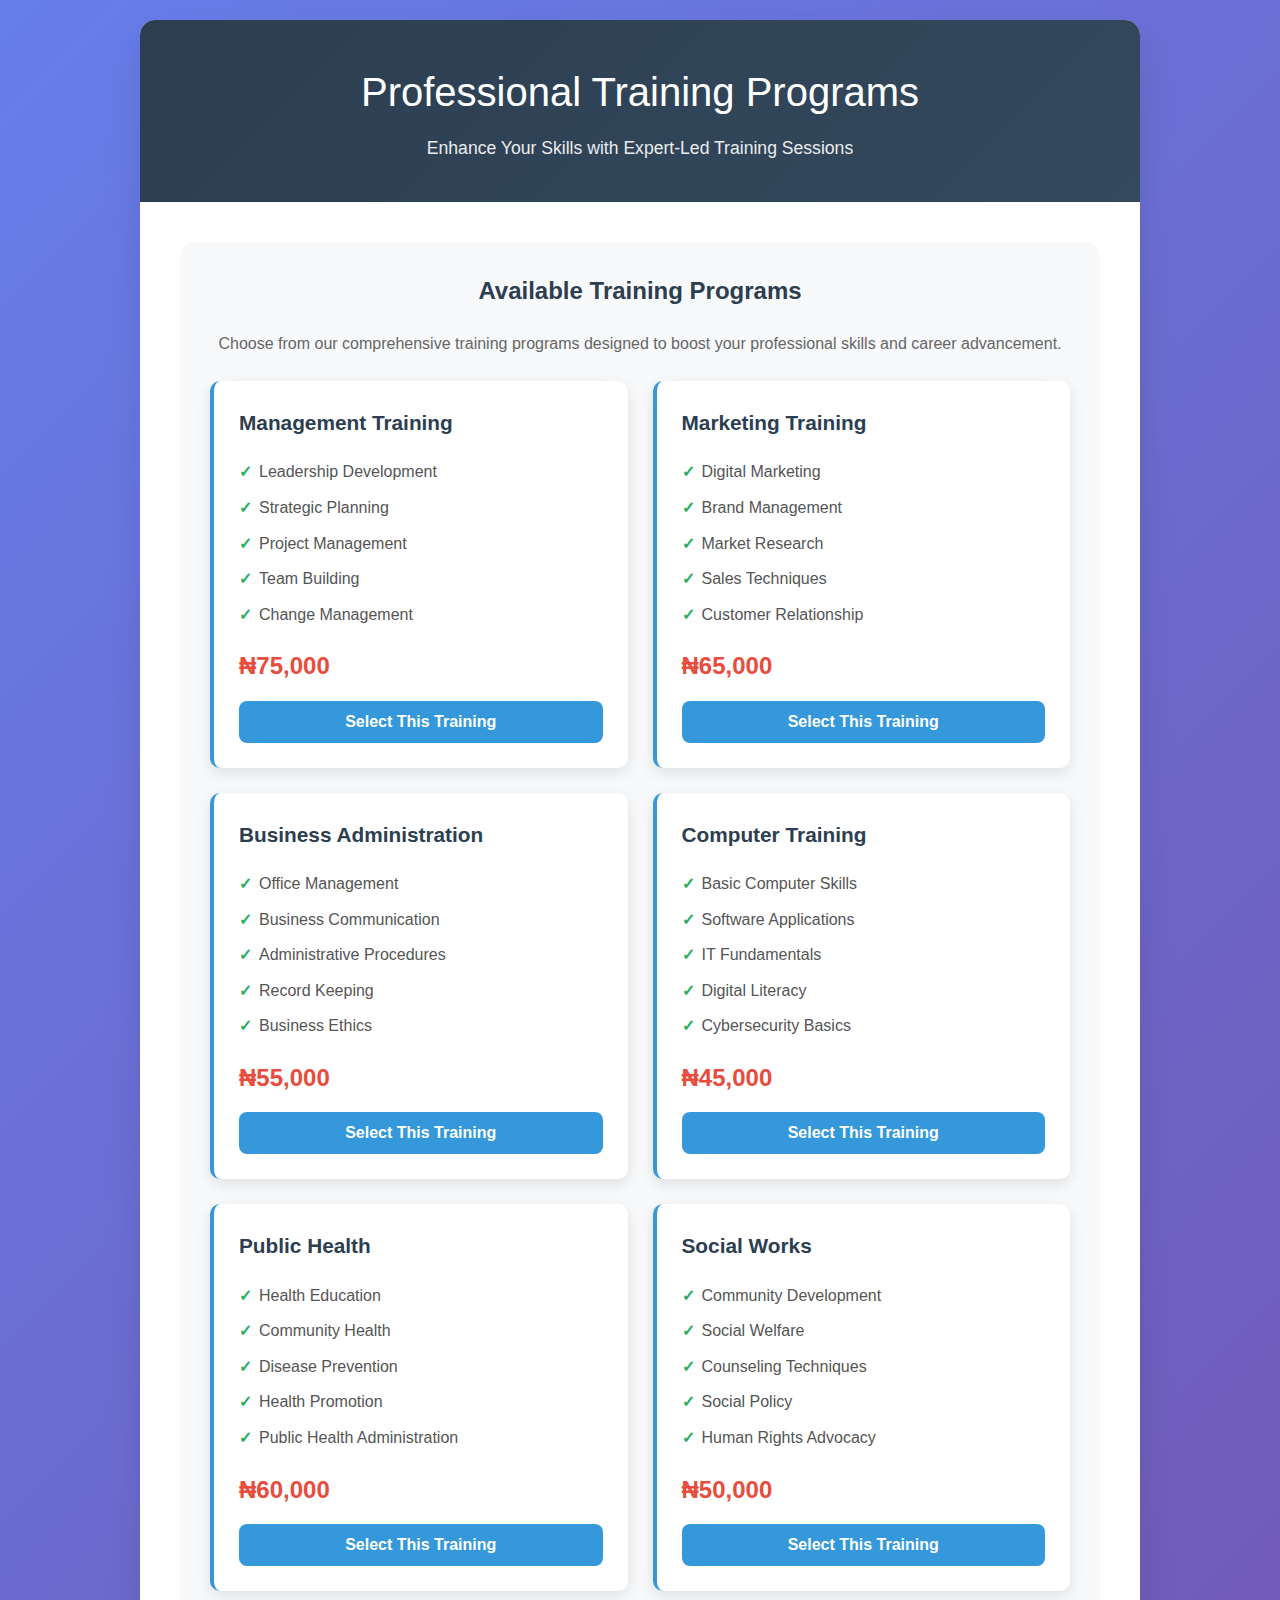
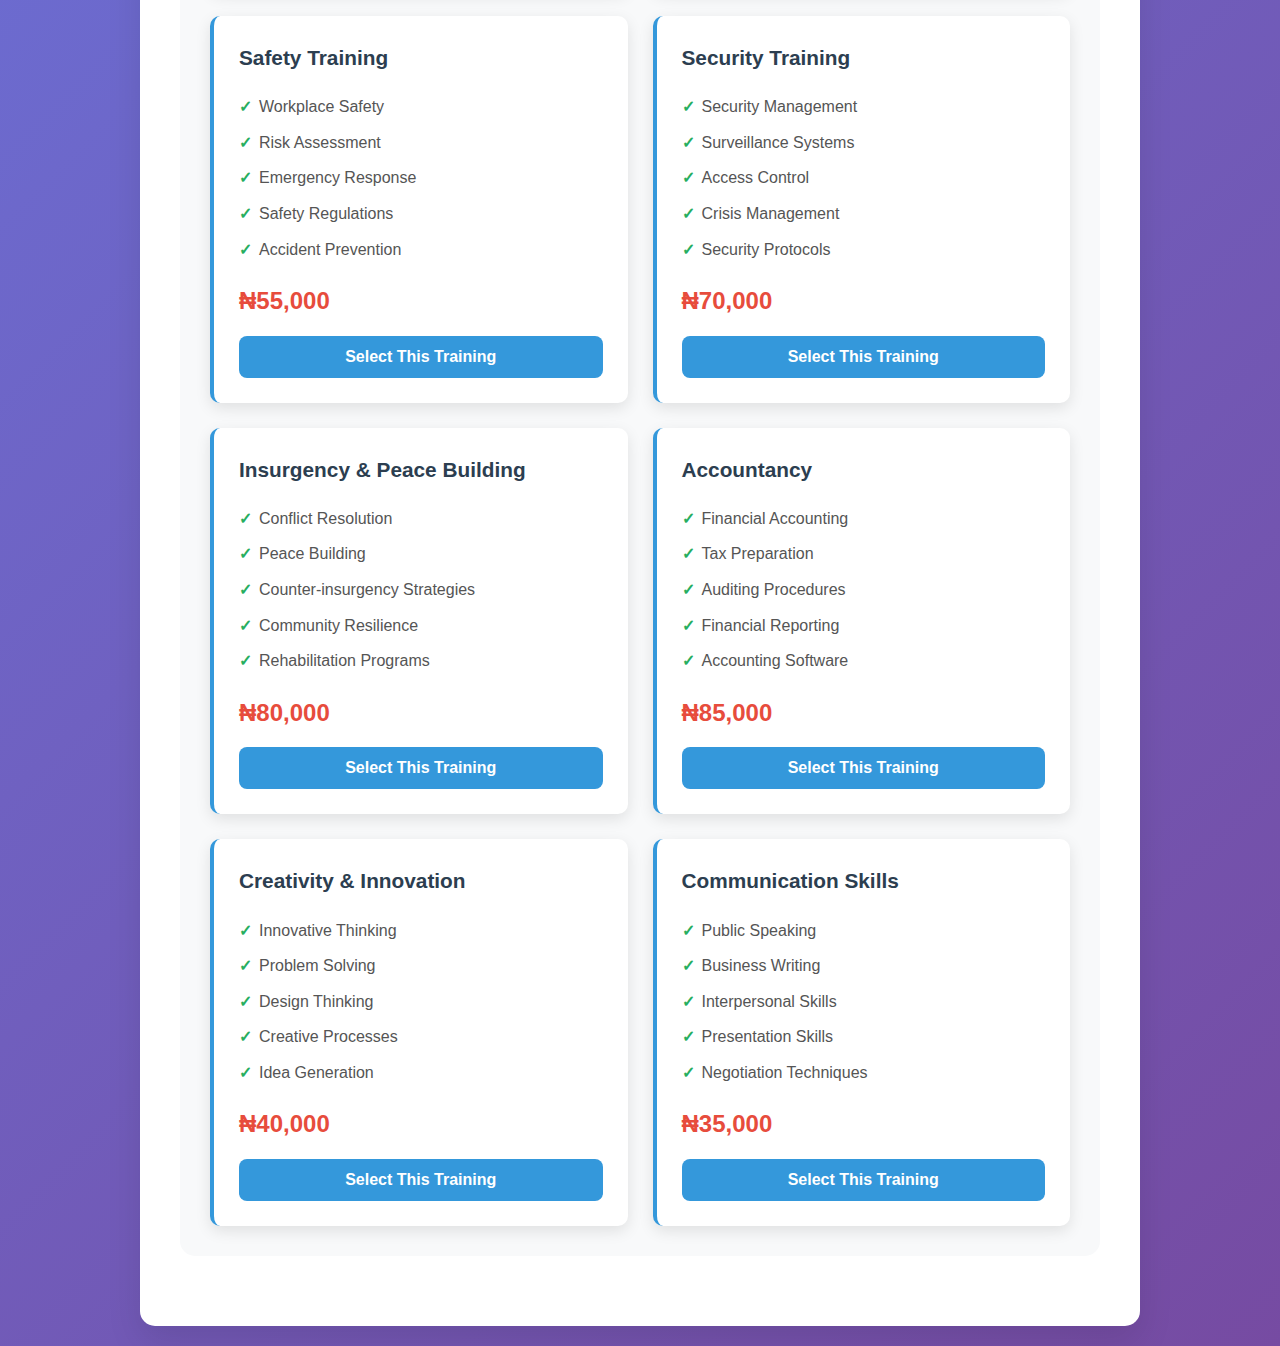
<file: training-registration.html>
<!DOCTYPE html>
<html lang="en">
<head>
    <meta charset="UTF-8">
    <meta name="viewport" content="width=device-width, initial-scale=1.0">
    <title>Training Registration - Nigerland Consult Limited</title>
    <style>
        * {
            margin: 0;
            padding: 0;
            box-sizing: border-box;
        }

        body {
            font-family: 'Segoe UI', Tahoma, Geneva, Verdana, sans-serif;
            line-height: 1.6;
            color: #333;
            background: linear-gradient(135deg, #667eea 0%, #764ba2 100%);
            min-height: 100vh;
            padding: 20px;
        }

        .container {
            max-width: 1000px;
            margin: 0 auto;
            background: white;
            border-radius: 15px;
            box-shadow: 0 15px 35px rgba(0, 0, 0, 0.1);
            overflow: hidden;
        }

        .header {
            background: linear-gradient(135deg, #2c3e50, #34495e);
            color: white;
            padding: 40px;
            text-align: center;
        }

        .header h1 {
            font-size: 2.5em;
            margin-bottom: 10px;
            font-weight: 300;
        }

        .header .subtitle {
            font-size: 1.1em;
            opacity: 0.9;
        }

        .content {
            padding: 40px;
        }

        .training-info {
            background: #f8f9fa;
            border-radius: 15px;
            padding: 30px;
            margin-bottom: 30px;
        }

        .training-grid {
            display: grid;
            grid-template-columns: repeat(auto-fit, minmax(300px, 1fr));
            gap: 25px;
            margin-top: 25px;
        }

        .training-card {
            background: white;
            padding: 25px;
            border-radius: 10px;
            box-shadow: 0 5px 15px rgba(0,0,0,0.1);
            border-left: 4px solid #3498db;
            transition: transform 0.3s ease;
        }

        .training-card:hover {
            transform: translateY(-5px);
        }

        .training-card h3 {
            color: #2c3e50;
            margin-bottom: 15px;
            font-size: 1.3em;
        }

        .training-features {
            list-style: none;
            padding: 0;
            margin: 15px 0;
        }

        .training-features li {
            padding: 5px 0;
            padding-left: 20px;
            position: relative;
            color: #555;
        }

        .training-features li:before {
            content: "✓";
            position: absolute;
            left: 0;
            color: #27ae60;
            font-weight: bold;
        }

        .training-price {
            font-size: 1.5em;
            font-weight: bold;
            color: #e74c3c;
            margin: 15px 0;
        }

        .select-training-btn {
            width: 100%;
            padding: 12px;
            background: #3498db;
            color: white;
            border: none;
            border-radius: 8px;
            font-size: 1em;
            font-weight: 600;
            cursor: pointer;
            transition: background 0.3s ease;
        }

        .select-training-btn:hover {
            background: #2980b9;
        }

        .registration-section {
            display: none;
            background: #f8f9fa;
            border-radius: 15px;
            padding: 30px;
            margin-top: 30px;
        }

        .registration-section.active {
            display: block;
        }

        .selected-training-info {
            background: #e8f4f8;
            padding: 20px;
            border-radius: 10px;
            margin-bottom: 25px;
            border-left: 4px solid #3498db;
        }

        .form-group {
            margin-bottom: 20px;
        }

        label {
            display: block;
            margin-bottom: 8px;
            font-weight: 600;
            color: #2c3e50;
        }

        .required {
            color: #e74c3c;
        }

        input[type="text"],
        input[type="email"],
        input[type="tel"],
        select,
        textarea {
            width: 100%;
            padding: 12px;
            border: 2px solid #e0e0e0;
            border-radius: 8px;
            font-size: 1em;
            transition: border-color 0.3s ease;
        }

        input:focus,
        select:focus,
        textarea:focus {
            outline: none;
            border-color: #3498db;
        }

        textarea {
            height: 100px;
            resize: vertical;
            font-family: inherit;
        }

        .form-row {
            display: grid;
            grid-template-columns: 1fr 1fr;
            gap: 20px;
        }

        @media (max-width: 768px) {
            .form-row {
                grid-template-columns: 1fr;
            }
        }

        .alert {
            padding: 15px;
            border-radius: 8px;
            margin: 20px 0;
            display: none;
        }

        .alert-success {
            background: #d4edda;
            color: #155724;
            border: 1px solid #c3e6cb;
        }

        .alert-error {
            background: #f8d7da;
            color: #721c24;
            border: 1px solid #f5c6cb;
        }

        .loading {
            display: none;
            text-align: center;
            padding: 20px;
        }

        .spinner {
            border: 4px solid #f3f3f3;
            border-top: 4px solid #3498db;
            border-radius: 50%;
            width: 40px;
            height: 40px;
            animation: spin 1s linear infinite;
            margin: 0 auto 15px;
        }

        @keyframes spin {
            0% { transform: rotate(0deg); }
            100% { transform: rotate(360deg); }
        }

        .actions {
            display: flex;
            gap: 15px;
            justify-content: space-between;
            margin-top: 30px;
        }

        .btn {
            padding: 15px 30px;
            border: none;
            border-radius: 8px;
            font-size: 1.1em;
            font-weight: 600;
            cursor: pointer;
            transition: all 0.3s ease;
            flex: 1;
        }

        .btn-back {
            background: #95a5a6;
            color: white;
            max-width: 150px;
        }

        .btn-back:hover {
            background: #7f8c8d;
        }

        .btn-register {
            background: linear-gradient(135deg, #27ae60, #2ecc71);
            color: white;
        }

        .btn-register:hover:not(:disabled) {
            transform: translateY(-2px);
            box-shadow: 0 5px 15px rgba(46, 204, 113, 0.4);
        }

        .btn-register:disabled {
            background: #bdc3c7;
            cursor: not-allowed;
        }

        @media (max-width: 768px) {
            .content {
                padding: 20px;
            }
            
            .training-grid {
                grid-template-columns: 1fr;
            }
            
            .actions {
                flex-direction: column;
            }
            
            .btn-back {
                max-width: none;
            }
        }
    </style>
</head>
<body>
    <div class="container">
        <div class="header">
            <h1>Professional Training Programs</h1>
            <div class="subtitle">Enhance Your Skills with Expert-Led Training Sessions</div>
        </div>

        <div class="content">
            <div class="training-info">
                <h2 style="text-align: center; color: #2c3e50; margin-bottom: 20px;">Available Training Programs</h2>
                <p style="text-align: center; color: #666; margin-bottom: 25px;">
                    Choose from our comprehensive training programs designed to boost your professional skills and career advancement.
                </p>

                <div class="training-grid">
                    <!-- Training programs will be populated by JavaScript -->
                </div>
            </div>

            <!-- Registration Form Section -->
            <div class="registration-section" id="registrationSection">
                <div class="selected-training-info" id="selectedTrainingInfo">
                    <h3>Selected Training: <span id="selectedTrainingTitle"></span></h3>
                    <p>Investment: <strong id="selectedTrainingPrice"></strong></p>
                </div>

                <h2>Training Registration Form</h2>
                <form id="trainingForm">
                    <div class="form-row">
                        <div class="form-group">
                            <label for="full_name">Full Name <span class="required">*</span></label>
                            <input type="text" id="full_name" name="full_name" required placeholder="Enter your full name">
                        </div>

                        <div class="form-group">
                            <label for="email">Email Address <span class="required">*</span></label>
                            <input type="email" id="email" name="email" required placeholder="Enter your email address">
                        </div>
                    </div>

                    <div class="form-row">
                        <div class="form-group">
                            <label for="phone">Phone Number <span class="required">*</span></label>
                            <input type="tel" id="phone" name="phone" required placeholder="Enter your phone number">
                        </div>

                        <div class="form-group">
                            <label for="profession">Profession <span class="required">*</span></label>
                            <select id="profession" name="profession" required>
                                <option value="">Select Profession</option>
                                <option value="accountant">Accountant</option>
                                <option value="finance-manager">Finance Manager</option>
                                <option value="business-owner">Business Owner</option>
                                <option value="consultant">Consultant</option>
                                <option value="civil-servant">Civil Servant</option>
                                <option value="student">Student</option>
                                <option value="other">Other</option>
                            </select>
                        </div>
                    </div>

                    <div class="form-row">
                        <div class="form-group">
                            <label for="organization">Organization/Company</label>
                            <input type="text" id="organization" name="organization" placeholder="Enter your organization name">
                        </div>

                        <div class="form-group">
                            <label for="position">Position/Title</label>
                            <input type="text" id="position" name="position" placeholder="Enter your position">
                        </div>
                    </div>

                    <div class="form-group">
                        <label for="experience">Years of Professional Experience</label>
                        <select id="experience" name="experience">
                            <option value="">Select Experience</option>
                            <option value="0-2">0-2 years</option>
                            <option value="3-5">3-5 years</option>
                            <option value="6-10">6-10 years</option>
                            <option value="10+">10+ years</option>
                        </select>
                    </div>

                    <div class="form-group">
                        <label for="expectations">Training Expectations</label>
                        <textarea id="expectations" name="expectations" placeholder="What do you hope to achieve from this training?"></textarea>
                    </div>

                    <div class="form-group">
                        <label for="special_requirements">Special Requirements</label>
                        <textarea id="special_requirements" name="special_requirements" placeholder="Any special requirements or accommodations needed?"></textarea>
                    </div>

                    <div class="alert" id="alertMessage"></div>

                    <div class="loading" id="loadingIndicator">
                        <div class="spinner"></div>
                        <p>Submitting your registration...</p>
                    </div>

                    <div class="actions">
                        <button type="button" class="btn btn-back" onclick="goBackToTrainingSelection()">Back to Training</button>
                        <button type="button" class="btn btn-register" id="registerButton" onclick="submitTrainingRegistration()" disabled>
                            Reserve My Spot
                        </button>
                    </div>
                </form>
            </div>
        </div>
    </div>

    <script>
        // Training programs data
        const trainingPrograms = {
            'management': {
                title: 'Management Training',
                price: 75000,
                features: [
                    'Leadership Development',
                    'Strategic Planning',
                    'Project Management',
                    'Team Building',
                    'Change Management'
                ]
            },
            'marketing': {
                title: 'Marketing Training',
                price: 65000,
                features: [
                    'Digital Marketing',
                    'Brand Management',
                    'Market Research',
                    'Sales Techniques',
                    'Customer Relationship'
                ]
            },
            'business-admin': {
                title: 'Business Administration',
                price: 55000,
                features: [
                    'Office Management',
                    'Business Communication',
                    'Administrative Procedures',
                    'Record Keeping',
                    'Business Ethics'
                ]
            },
            'computer': {
                title: 'Computer Training',
                price: 45000,
                features: [
                    'Basic Computer Skills',
                    'Software Applications',
                    'IT Fundamentals',
                    'Digital Literacy',
                    'Cybersecurity Basics'
                ]
            },
            'public-health': {
                title: 'Public Health',
                price: 60000,
                features: [
                    'Health Education',
                    'Community Health',
                    'Disease Prevention',
                    'Health Promotion',
                    'Public Health Administration'
                ]
            },
            'social-works': {
                title: 'Social Works',
                price: 50000,
                features: [
                    'Community Development',
                    'Social Welfare',
                    'Counseling Techniques',
                    'Social Policy',
                    'Human Rights Advocacy'
                ]
            },
            'safety': {
                title: 'Safety Training',
                price: 55000,
                features: [
                    'Workplace Safety',
                    'Risk Assessment',
                    'Emergency Response',
                    'Safety Regulations',
                    'Accident Prevention'
                ]
            },
            'security': {
                title: 'Security Training',
                price: 70000,
                features: [
                    'Security Management',
                    'Surveillance Systems',
                    'Access Control',
                    'Crisis Management',
                    'Security Protocols'
                ]
            },
            'insurgency': {
                title: 'Insurgency & Peace Building',
                price: 80000,
                features: [
                    'Conflict Resolution',
                    'Peace Building',
                    'Counter-insurgency Strategies',
                    'Community Resilience',
                    'Rehabilitation Programs'
                ]
            },
            'accountancy': {
                title: 'Accountancy',
                price: 85000,
                features: [
                    'Financial Accounting',
                    'Tax Preparation',
                    'Auditing Procedures',
                    'Financial Reporting',
                    'Accounting Software'
                ]
            },
            'creativity': {
                title: 'Creativity & Innovation',
                price: 40000,
                features: [
                    'Innovative Thinking',
                    'Problem Solving',
                    'Design Thinking',
                    'Creative Processes',
                    'Idea Generation'
                ]
            },
            'communication': {
                title: 'Communication Skills',
                price: 35000,
                features: [
                    'Public Speaking',
                    'Business Writing',
                    'Interpersonal Skills',
                    'Presentation Skills',
                    'Negotiation Techniques'
                ]
            }
        };

        let selectedTraining = null;

        // Initialize page
        document.addEventListener('DOMContentLoaded', function() {
            const urlParams = new URLSearchParams(window.location.search);
            const programParam = urlParams.get('program');
            
            populateTrainingGrid();
            
            if (programParam && trainingPrograms[programParam]) {
                selectTrainingByProgram(programParam);
            }
            
            // Initialize form validation
            const form = document.getElementById('trainingForm');
            if (form) {
                const inputs = form.querySelectorAll('input, select, textarea');
                inputs.forEach(input => {
                    input.addEventListener('input', validateForm);
                    input.addEventListener('change', validateForm);
                    input.addEventListener('blur', validateForm);
                });
            }
            validateForm();
        });

        function populateTrainingGrid() {
            const grid = document.querySelector('.training-grid');
            grid.innerHTML = '';

            Object.entries(trainingPrograms).forEach(([key, program]) => {
                const card = document.createElement('div');
                card.className = 'training-card';
                card.innerHTML = `
                    <h3>${program.title}</h3>
                    <ul class="training-features">
                        ${program.features.map(feature => `<li>${feature}</li>`).join('')}
                    </ul>
                    <div class="training-price">₦${program.price.toLocaleString()}</div>
                    <button class="select-training-btn" onclick="selectTraining('${key}')">
                        Select This Training
                    </button>
                `;
                grid.appendChild(card);
            });
        }

        function selectTraining(programKey) {
            const program = trainingPrograms[programKey];
            
            selectedTraining = {
                id: programKey,
                title: program.title,
                price: program.price
            };
            
            // Update registration section
            document.getElementById('selectedTrainingTitle').textContent = program.title;
            document.getElementById('selectedTrainingPrice').textContent = '₦' + program.price.toLocaleString();
            
            // Show registration section
            document.getElementById('registrationSection').classList.add('active');
            
            // Scroll to registration section
            document.getElementById('registrationSection').scrollIntoView({ behavior: 'smooth' });
            
            validateForm();
        }

        function selectTrainingByProgram(programKey) {
            selectTraining(programKey);
        }

        function goBackToTrainingSelection() {
            document.getElementById('registrationSection').classList.remove('active');
            selectedTraining = null;
            document.getElementById('trainingForm').reset();
            validateForm();
        }

        // Enhanced form validation
        function validateForm() {
            const form = document.getElementById('trainingForm');
            const registerButton = document.getElementById('registerButton');
            
            if (!form || !registerButton) return false;
            
            const requiredFields = [
                'full_name', 'email', 'phone', 'profession'
            ];
            
            let allFieldsFilled = true;
            
            requiredFields.forEach(fieldName => {
                const field = form.querySelector(`[name="${fieldName}"]`);
                if (field && !field.value.trim()) {
                    allFieldsFilled = false;
                }
                
                // Email validation
                if (fieldName === 'email' && field && field.value.trim()) {
                    const emailRegex = /^[^\s@]+@[^\s@]+\.[^\s@]+$/;
                    if (!emailRegex.test(field.value.trim())) {
                        allFieldsFilled = false;
                    }
                }
                
                // Phone validation
                if (fieldName === 'phone' && field && field.value.trim()) {
                    const phoneRegex = /^[0-9+\-\s()]{10,}$/;
                    if (!phoneRegex.test(field.value.trim())) {
                        allFieldsFilled = false;
                    }
                }
            });
            
            const isValid = allFieldsFilled && selectedTraining;
            registerButton.disabled = !isValid;
            
            return isValid;
        }

        // Enhanced form submission
        async function submitTrainingRegistration() {
            console.log('Submit training registration called');
            
            if (!selectedTraining) {
                showAlert('Please select a training program first.');
                return;
            }
            
            const isValid = validateForm();
            console.log('Form validation result:', isValid);
            
            if (!isValid) {
                showAlert('Please fill all required fields correctly.');
                return;
            }
            
            showLoading(true);
            showAlert('', 'error');
            
            const formData = new FormData(document.getElementById('trainingForm'));
            
            const registrationData = {
                full_name: formData.get('full_name'),
                email: formData.get('email'),
                phone: formData.get('phone'),
                profession: formData.get('profession'),
                organization: formData.get('organization') || '',
                position: formData.get('position') || '',
                experience: formData.get('experience') || '',
                expectations: formData.get('expectations') || '',
                special_requirements: formData.get('special_requirements') || '',
                training_title: selectedTraining.title,
                training_id: selectedTraining.id,
                training_price: selectedTraining.price
            };
            
            console.log('Registration data:', registrationData);
            
            try {
                const response = await fetch('Api/submit_training_registration.php', {
                    method: 'POST',
                    headers: {
                        'Content-Type': 'application/json',
                    },
                    body: JSON.stringify(registrationData)
                });
                
                const data = await response.json();
                console.log('Registration response:', data);
                
                if (data.success) {
                    showAlert('Registration submitted successfully! We will contact you with payment details.', 'success');
                    
                    setTimeout(() => {
                        window.location.href = `training-success.html?reference=${data.data.reference}`;
                    }, 3000);
                    
                } else {
                    throw new Error(data.message || 'Registration failed');
                }
                
            } catch (error) {
                console.error('Registration error:', error);
                showAlert(`Registration failed: ${error.message}`);
            } finally {
                showLoading(false);
            }
        }

        // Helper functions
        function showAlert(message, type = 'error') {
            const alert = document.getElementById('alertMessage');
            if (!alert) return;
            
            alert.textContent = message;
            alert.className = `alert alert-${type}`;
            alert.style.display = 'block';
            
            setTimeout(() => {
                alert.style.display = 'none';
            }, 5000);
        }

        function showLoading(show) {
            const loading = document.getElementById('loadingIndicator');
            const registerButton = document.getElementById('registerButton');
            
            if (loading) loading.style.display = show ? 'block' : 'none';
            if (registerButton) registerButton.disabled = show;
        }
    </script>
</body>
</html>
</file>
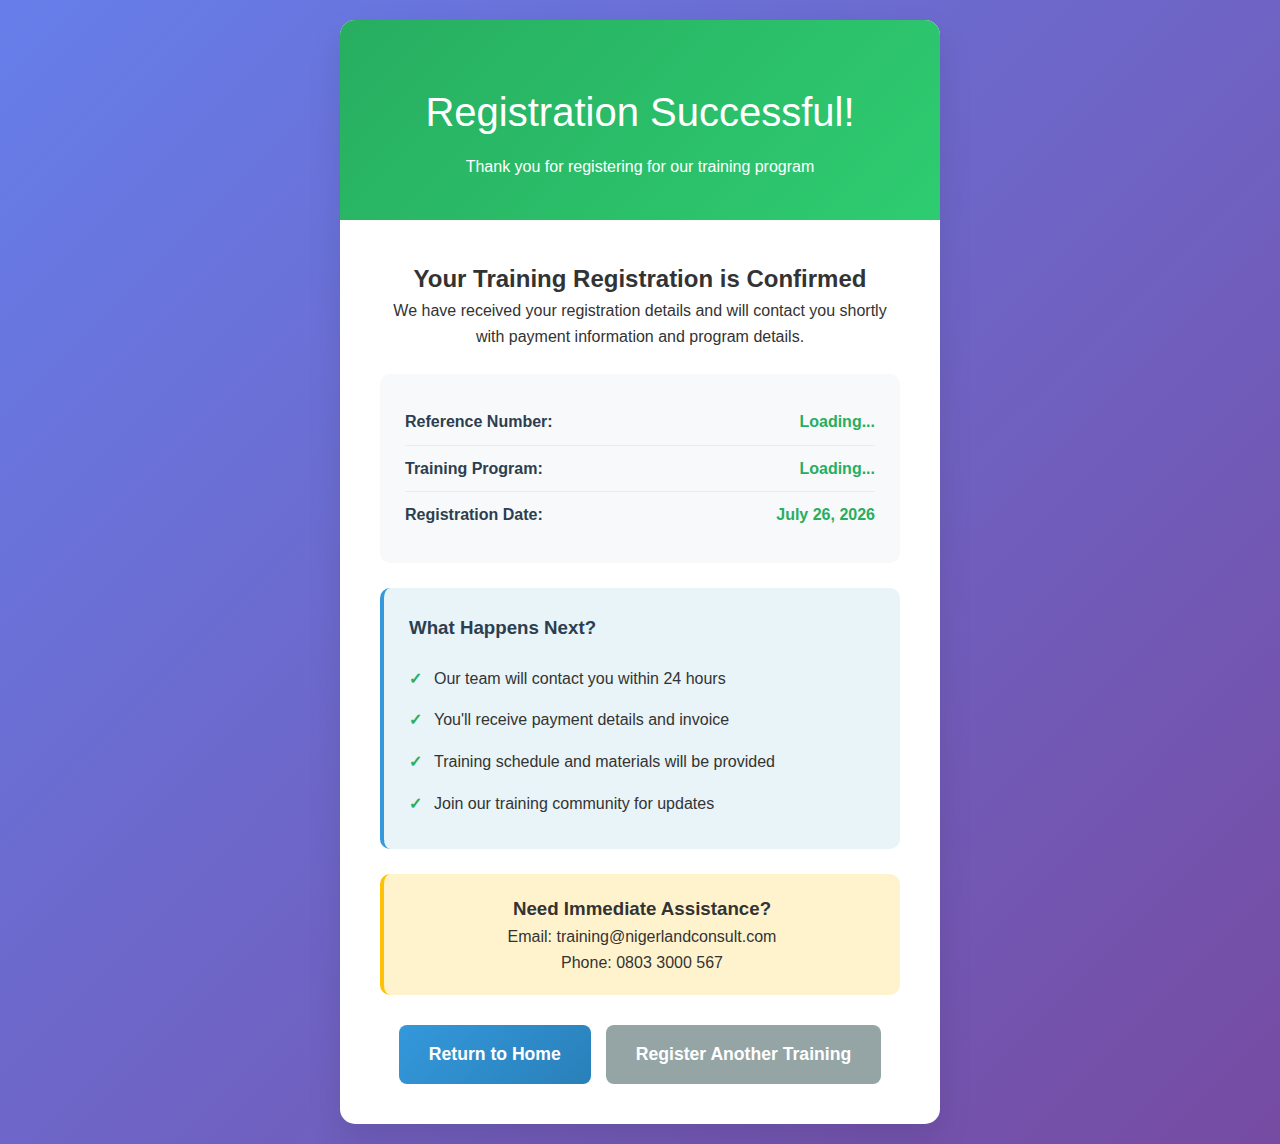
<file: training-success.html>
<!DOCTYPE html>
<html lang="en">
<head>
    <meta charset="UTF-8">
    <meta name="viewport" content="width=device-width, initial-scale=1.0">
    <title>Training Registration Successful - Nigerland Consult Limited</title>
    <style>
        * {
            margin: 0;
            padding: 0;
            box-sizing: border-box;
        }

        body {
            font-family: 'Segoe UI', Tahoma, Geneva, Verdana, sans-serif;
            line-height: 1.6;
            color: #333;
            background: linear-gradient(135deg, #667eea 0%, #764ba2 100%);
            min-height: 100vh;
            display: flex;
            align-items: center;
            justify-content: center;
            padding: 20px;
        }

        .success-container {
            max-width: 600px;
            background: white;
            border-radius: 15px;
            box-shadow: 0 15px 35px rgba(0, 0, 0, 0.1);
            overflow: hidden;
            text-align: center;
        }

        .success-header {
            background: linear-gradient(135deg, #27ae60, #2ecc71);
            color: white;
            padding: 40px;
        }

        .success-icon {
            font-size: 4rem;
            margin-bottom: 20px;
        }

        .success-header h1 {
            font-size: 2.5em;
            margin-bottom: 10px;
            font-weight: 300;
        }

        .success-content {
            padding: 40px;
        }

        .success-details {
            background: #f8f9fa;
            border-radius: 10px;
            padding: 25px;
            margin: 25px 0;
            text-align: left;
        }

        .detail-item {
            display: flex;
            justify-content: space-between;
            padding: 10px 0;
            border-bottom: 1px solid #e9ecef;
        }

        .detail-item:last-child {
            border-bottom: none;
        }

        .detail-label {
            font-weight: 600;
            color: #2c3e50;
        }

        .detail-value {
            color: #27ae60;
            font-weight: 600;
        }

        .next-steps {
            background: #e8f4f8;
            border-radius: 10px;
            padding: 25px;
            margin: 25px 0;
            text-align: left;
            border-left: 4px solid #3498db;
        }

        .next-steps h3 {
            color: #2c3e50;
            margin-bottom: 15px;
        }

        .next-steps ul {
            list-style: none;
            padding: 0;
        }

        .next-steps li {
            padding: 8px 0;
            padding-left: 25px;
            position: relative;
        }

        .next-steps li:before {
            content: "✓";
            position: absolute;
            left: 0;
            color: #27ae60;
            font-weight: bold;
        }

        .actions {
            display: flex;
            gap: 15px;
            justify-content: center;
            margin-top: 30px;
            flex-wrap: wrap;
        }

        .btn {
            padding: 15px 30px;
            border: none;
            border-radius: 8px;
            font-size: 1.1em;
            font-weight: 600;
            cursor: pointer;
            transition: all 0.3s ease;
            text-decoration: none;
            display: inline-block;
        }

        .btn-primary {
            background: linear-gradient(135deg, #3498db, #2980b9);
            color: white;
        }

        .btn-primary:hover {
            transform: translateY(-2px);
            box-shadow: 0 5px 15px rgba(52, 152, 219, 0.4);
        }

        .btn-secondary {
            background: #95a5a6;
            color: white;
        }

        .btn-secondary:hover {
            background: #7f8c8d;
        }

        .contact-info {
            background: #fff3cd;
            border-radius: 10px;
            padding: 20px;
            margin: 20px 0;
            border-left: 4px solid #ffc107;
        }

        @media (max-width: 768px) {
            .actions {
                flex-direction: column;
            }
            
            .btn {
                width: 100%;
            }
        }
    </style>
</head>
<body>
    <div class="success-container">
        <div class="success-header">
            <div class="success-icon">
                <i class="fas fa-check-circle"></i>
            </div>
            <h1>Registration Successful!</h1>
            <p>Thank you for registering for our training program</p>
        </div>

        <div class="success-content">
            <h2>Your Training Registration is Confirmed</h2>
            <p>We have received your registration details and will contact you shortly with payment information and program details.</p>

            <div class="success-details" id="registrationDetails">
                <div class="detail-item">
                    <span class="detail-label">Reference Number:</span>
                    <span class="detail-value" id="referenceNumber">Loading...</span>
                </div>
                <div class="detail-item">
                    <span class="detail-label">Training Program:</span>
                    <span class="detail-value" id="trainingProgram">Loading...</span>
                </div>
                <div class="detail-item">
                    <span class="detail-label">Registration Date:</span>
                    <span class="detail-value" id="registrationDate">Loading...</span>
                </div>
            </div>

            <div class="next-steps">
                <h3>What Happens Next?</h3>
                <ul>
                    <li>Our team will contact you within 24 hours</li>
                    <li>You'll receive payment details and invoice</li>
                    <li>Training schedule and materials will be provided</li>
                    <li>Join our training community for updates</li>
                </ul>
            </div>

            <div class="contact-info">
                <h3>Need Immediate Assistance?</h3>
                <p>Email: training@nigerlandconsult.com</p>
                <p>Phone: 0803 3000 567</p>
            </div>

            <div class="actions">
                <a href="index.html" class="btn btn-primary">Return to Home</a>
                <a href="training-registration.html" class="btn btn-secondary">Register Another Training</a>
            </div>
        </div>
    </div>

    <script>
        // Get URL parameters
        const urlParams = new URLSearchParams(window.location.search);
        const reference = urlParams.get('reference');

        // Update page content with reference
        if (reference) {
            document.getElementById('referenceNumber').textContent = reference;
        }

        // Set current date
        document.getElementById('registrationDate').textContent = new Date().toLocaleDateString('en-US', {
            year: 'numeric',
            month: 'long',
            day: 'numeric'
        });

        // Try to get training details from localStorage
        try {
            const trainingDetails = JSON.parse(localStorage.getItem('selectedTraining'));
            if (trainingDetails) {
                document.getElementById('trainingProgram').textContent = trainingDetails.title;
            }
        } catch (e) {
            console.log('No training details in localStorage');
        }

        // Clear localStorage
        localStorage.removeItem('selectedTraining');
    </script>
</body>
</html>
</file>
